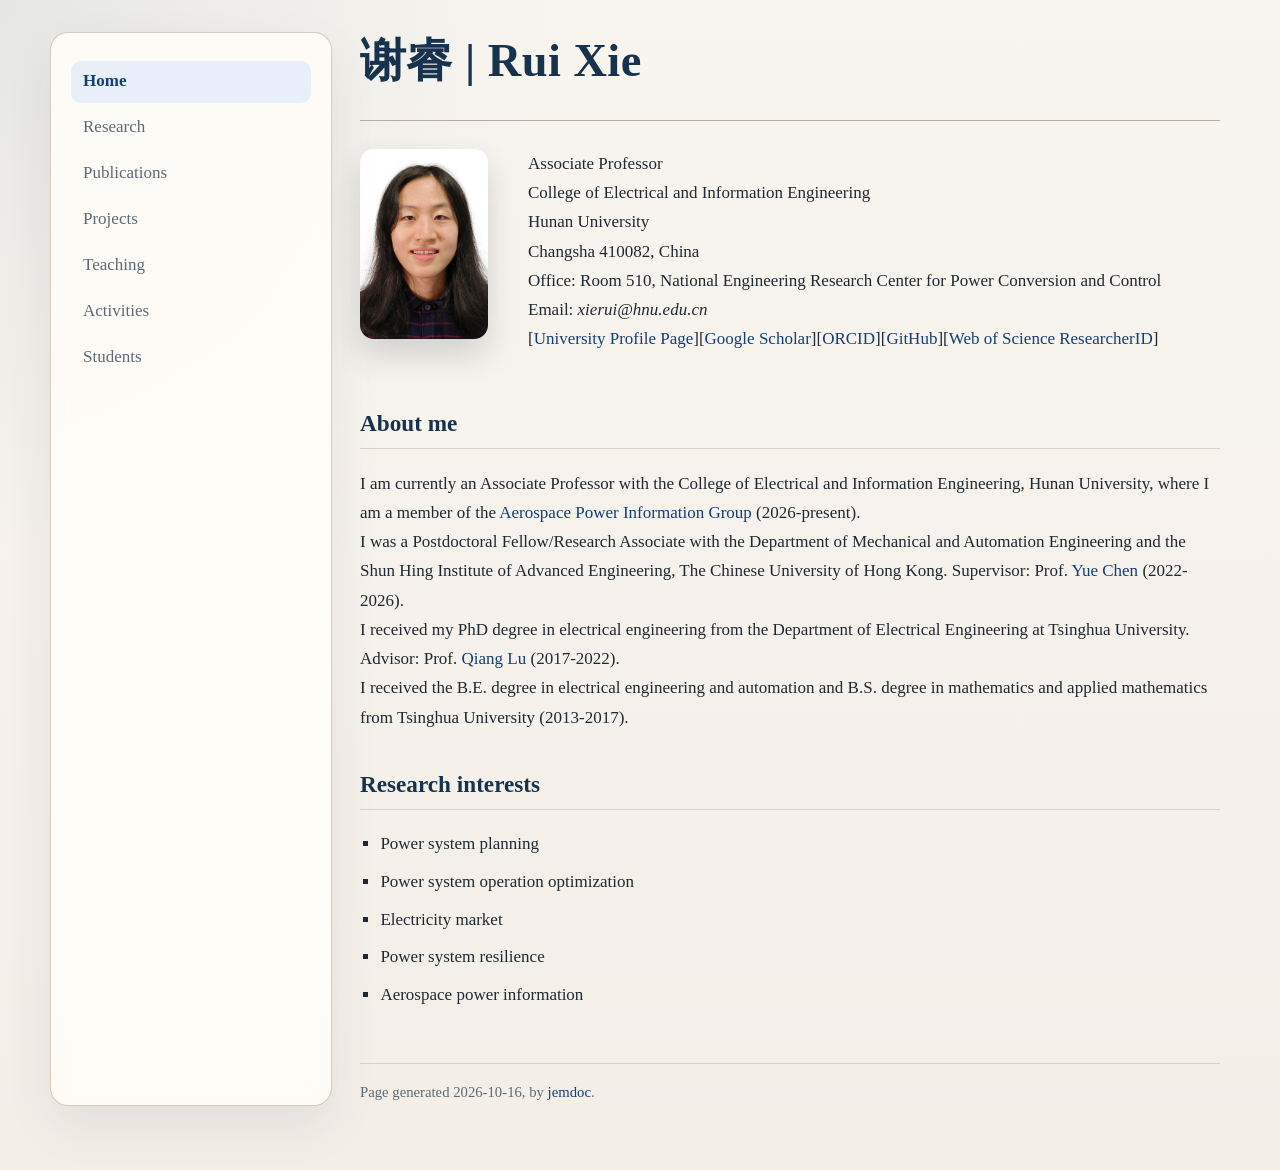
<file: index.html>
<!DOCTYPE html PUBLIC "-//W3C//DTD XHTML 1.1//EN"
  "http://www.w3.org/TR/xhtml11/DTD/xhtml11.dtd">
<html xmlns="http://www.w3.org/1999/xhtml" xml:lang="en">
<head>
<meta name="generator" content="jemdoc, see http://jemdoc.jaboc.net/" />
<meta http-equiv="Content-Type" content="text/html;charset=utf-8" />
<meta name="viewport" content="width=device-width, initial-scale=1" />
<link rel="stylesheet" href="jemdoc.css" type="text/css" />
<title>谢睿 | Rui Xie</title>
</head>
<body>
<table summary="Table for page layout." id="tlayout">
<tr valign="top">
<td id="layout-menu">
<div class="menu-item"><a href="index.html" class="current">Home</a></div>
<div class="menu-item"><a href="research.html">Research</a></div>
<div class="menu-item"><a href="publications.html">Publications</a></div>
<div class="menu-item"><a href="projects.html">Projects</a></div>
<div class="menu-item"><a href="teaching.html">Teaching</a></div>
<div class="menu-item"><a href="activities.html">Activities</a></div>
<div class="menu-item"><a href="students.html">Students</a></div>
</td>
<td id="layout-content">
<div id="toptitle">
<h1>谢睿 | Rui Xie</h1>
<div id="subtitle"></div>
</div>
<table class="imgtable"><tr><td>
<img src="./file/Xie.jpg" alt="portrait" width="100px" />&nbsp;</td>
<td align="left"><p>Associate Professor<br />
College of Electrical and Information Engineering<br />
Hunan University<br />
Changsha 410082, China<br />

Office: Room 510, National Engineering Research Center for Power Conversion and Control<br />
Email: <i>xierui@hnu.edu.cn</i><br />
[<a href="https://eeit.hnu.edu.cn/info/2190/10958.htm">University Profile Page</a>][<a href="https://scholar.google.com/citations?hl=en&amp;user=zTjwW2kAAAAJ">Google Scholar</a>][<a href="https://orcid.org/0000-0001-9337-0841">ORCID</a>][<a href="https://github.com/xieruijx">GitHub</a>][<a href="https://www.webofscience.com/wos/author/record/GWY-8852-2022">Web of Science ResearcherID</a>]<br /></p>
</td></tr></table>
<h2>About me</h2>
<p>I am currently an Associate Professor with the College of Electrical and Information Engineering, Hunan University, where I am a member of the <a href="https://theapi.space">Aerospace Power Information Group</a> (2026-present).<br />
I was a Postdoctoral Fellow/Research Associate with the Department of Mechanical and Automation Engineering and the Shun Hing Institute of Advanced Engineering, The Chinese University of Hong Kong. Supervisor: Prof. <a href="https://sites.google.com/view/academicyuechen/home">Yue Chen</a> (2022-2026).<br />
I received my PhD degree in electrical engineering from the Department of Electrical Engineering at Tsinghua University. Advisor: Prof. <a href="https://luqiang.eea.tsinghua.edu.cn/">Qiang Lu</a> (2017-2022).<br />
I received the B.E. degree in electrical engineering and automation and B.S. degree in mathematics and applied mathematics from Tsinghua University (2013-2017).<br />
</p>
<h2>Research interests</h2>
<ul>
<li><p>Power system planning</p>
</li>
<li><p>Power system operation optimization</p>
</li>
<li><p>Electricity market</p>
</li>
<li><p>Power system resilience</p>
</li>
<li><p>Aerospace power information</p>
</li>
</ul>
<div id="footer">
<div id="footer-text">
Page generated 2026-10-16, by <a href="http://jemdoc.jaboc.net/">jemdoc</a>.
</div>
</div>
</td>
</tr>
</table>
</body>
</html>
</file>
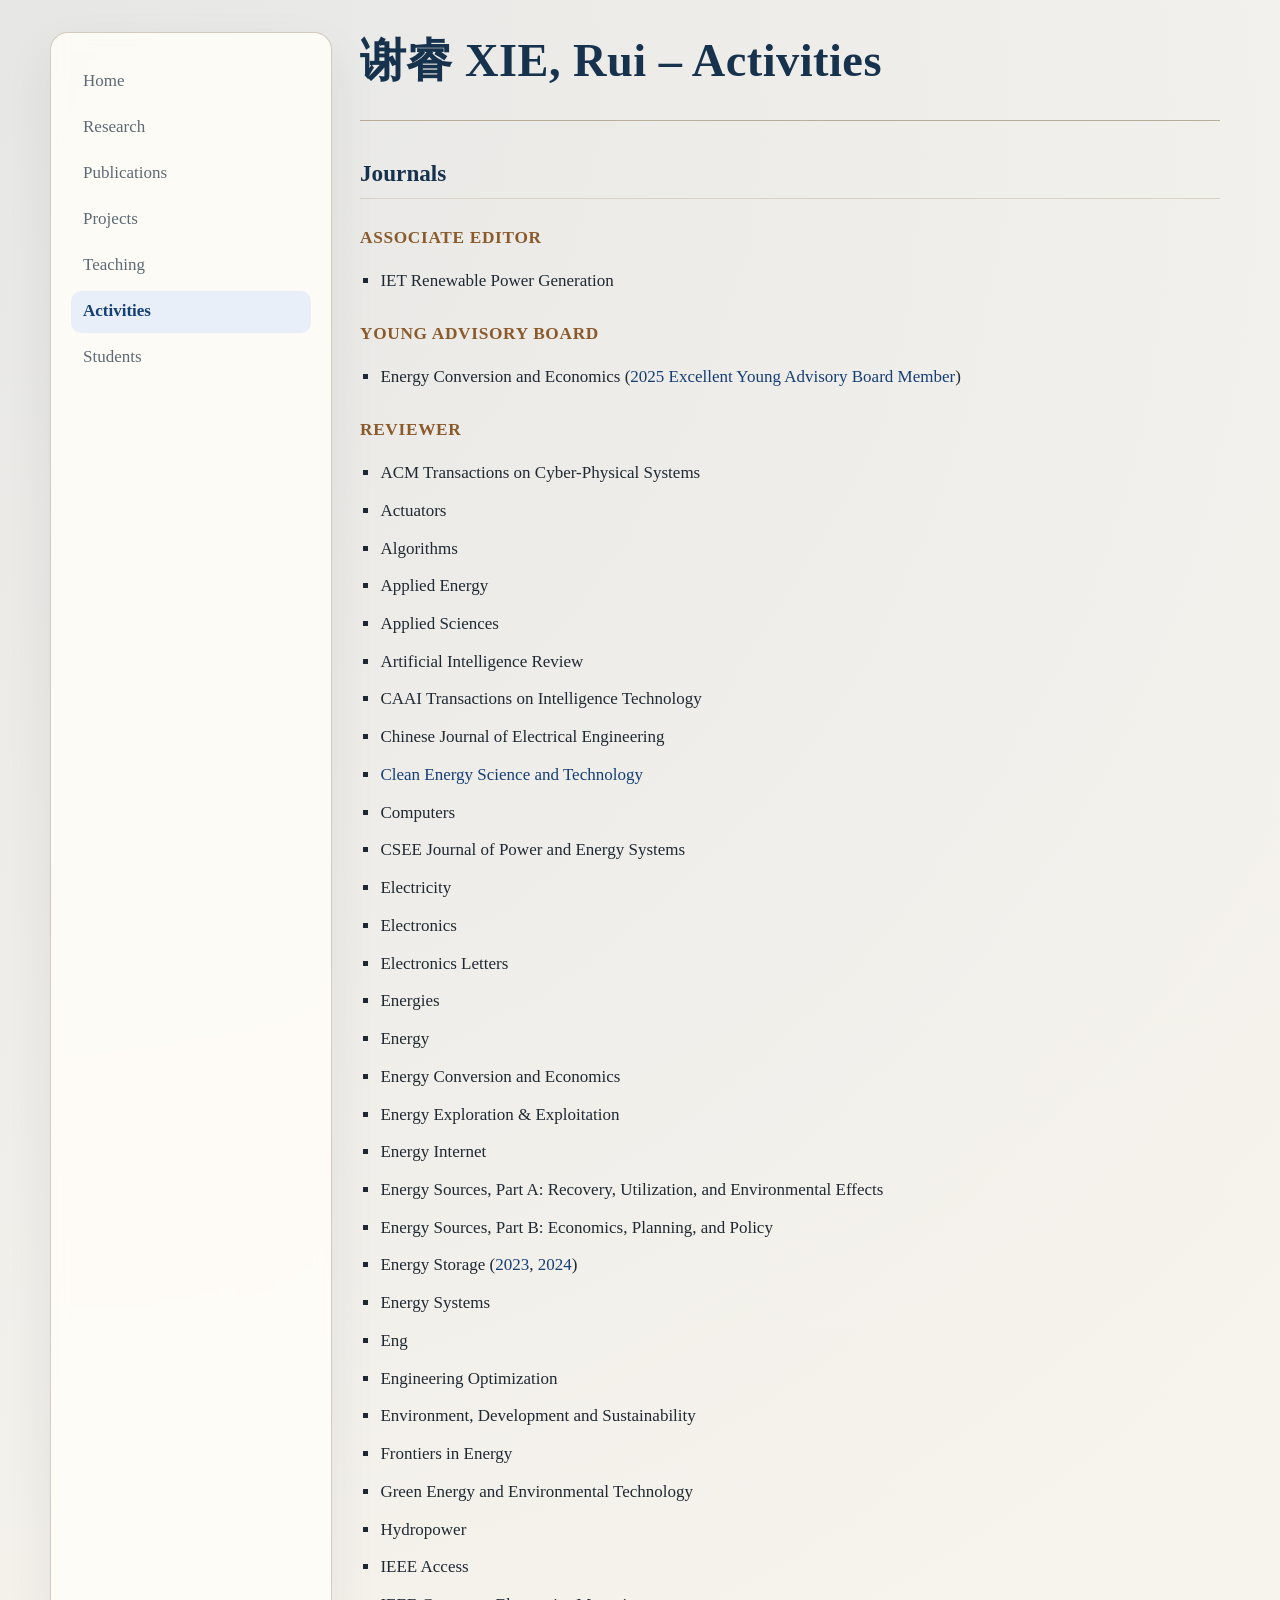
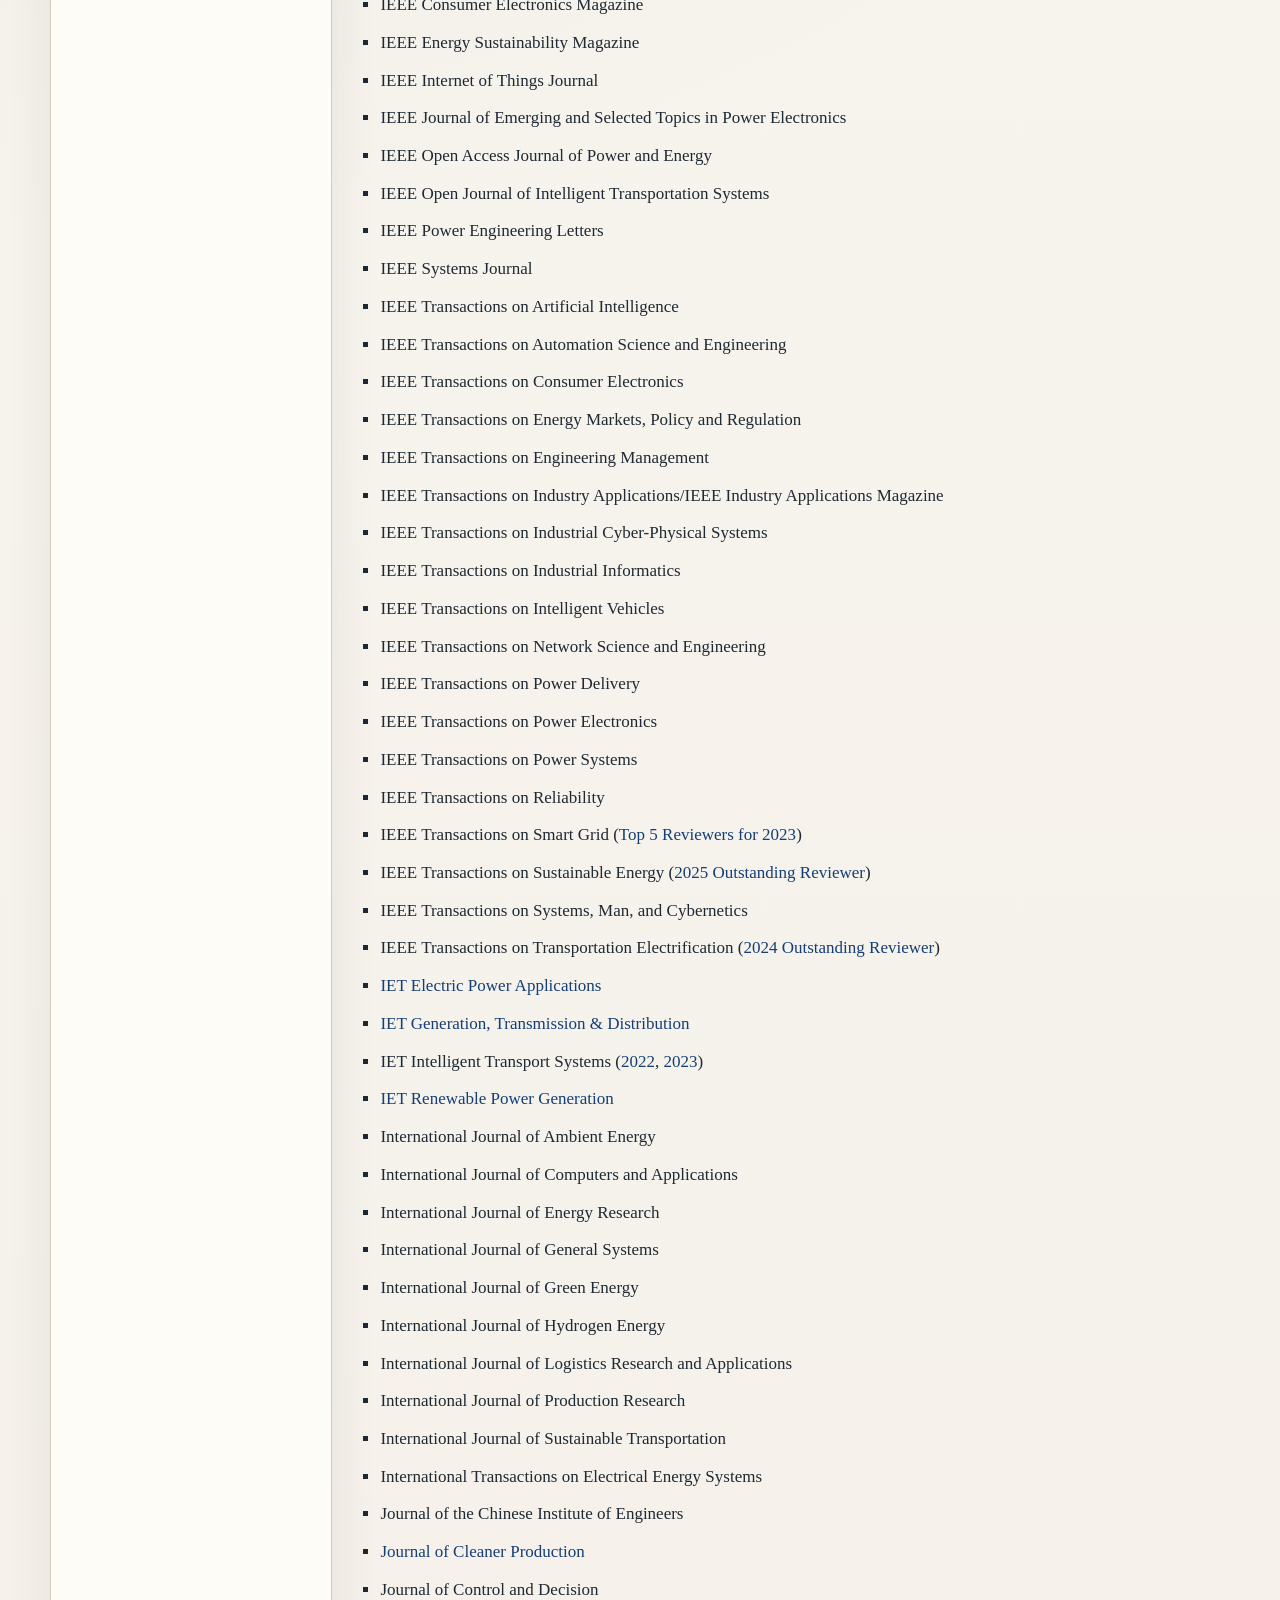
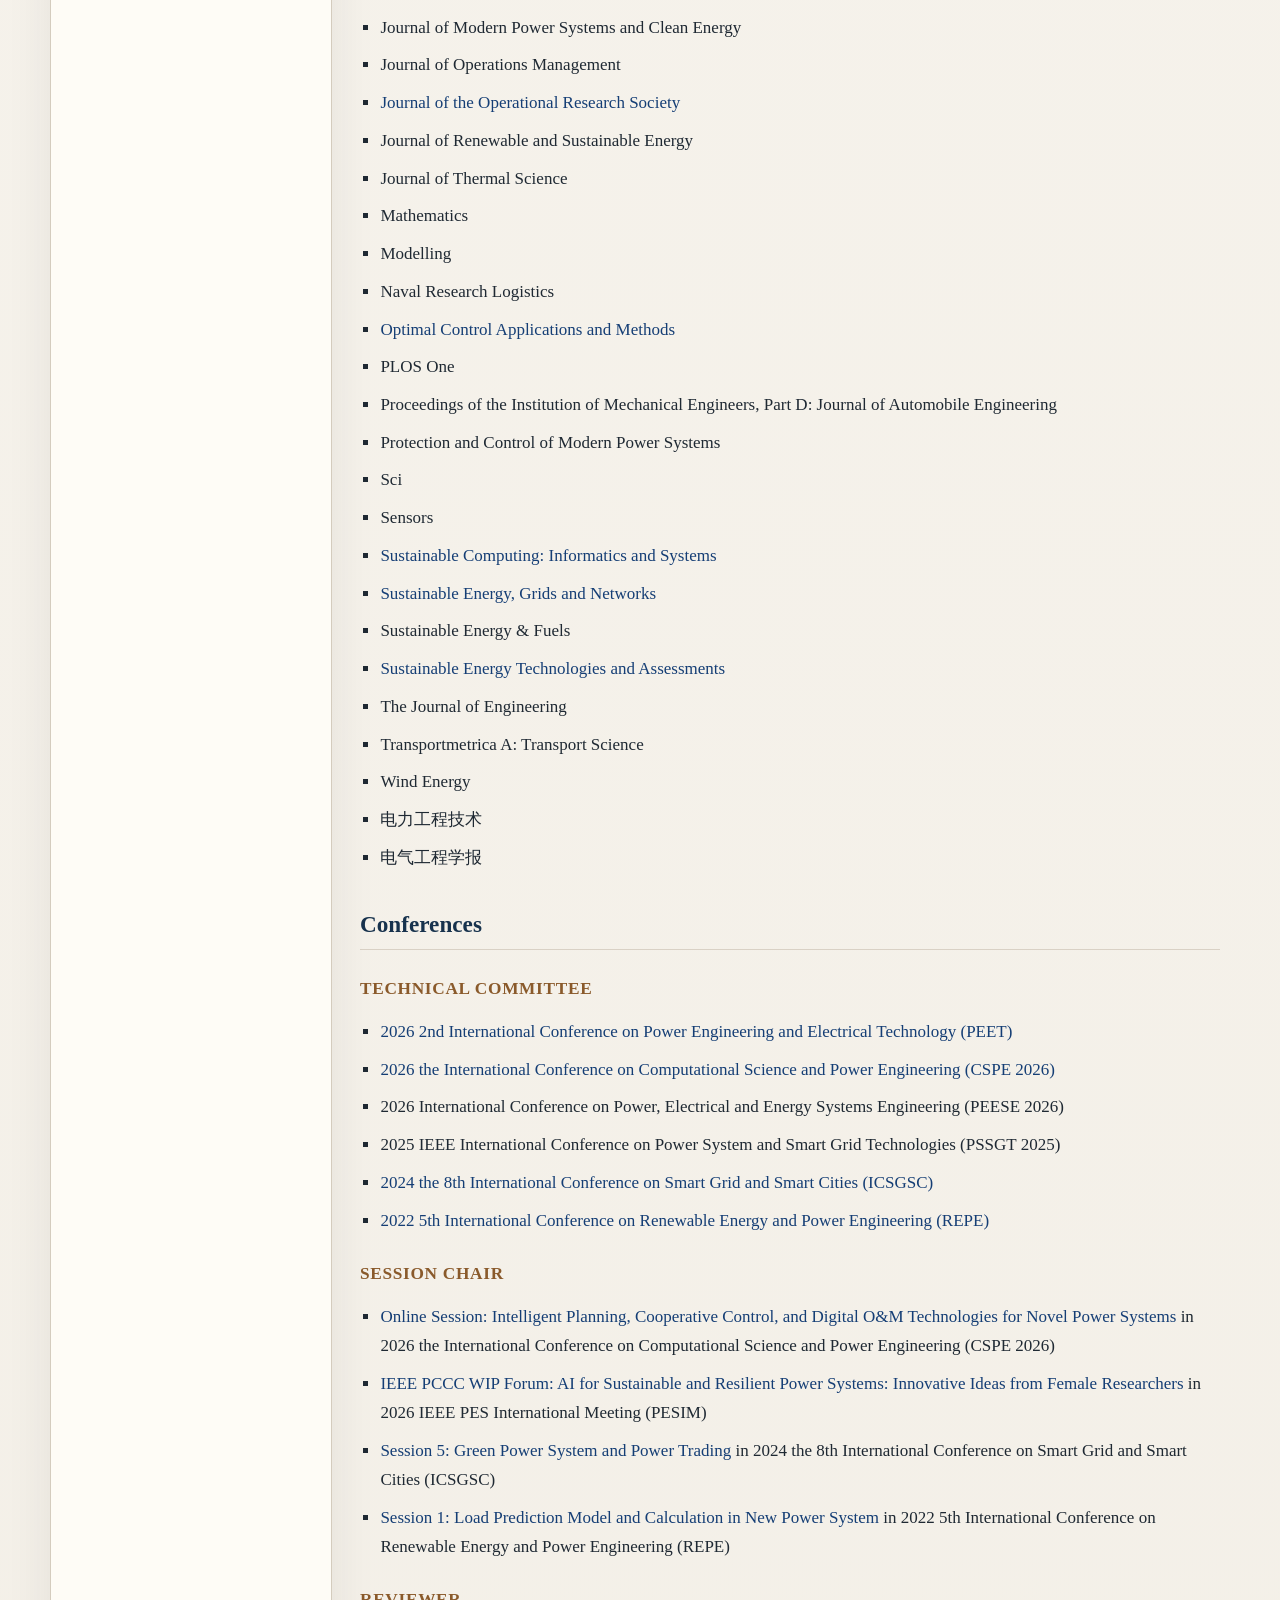
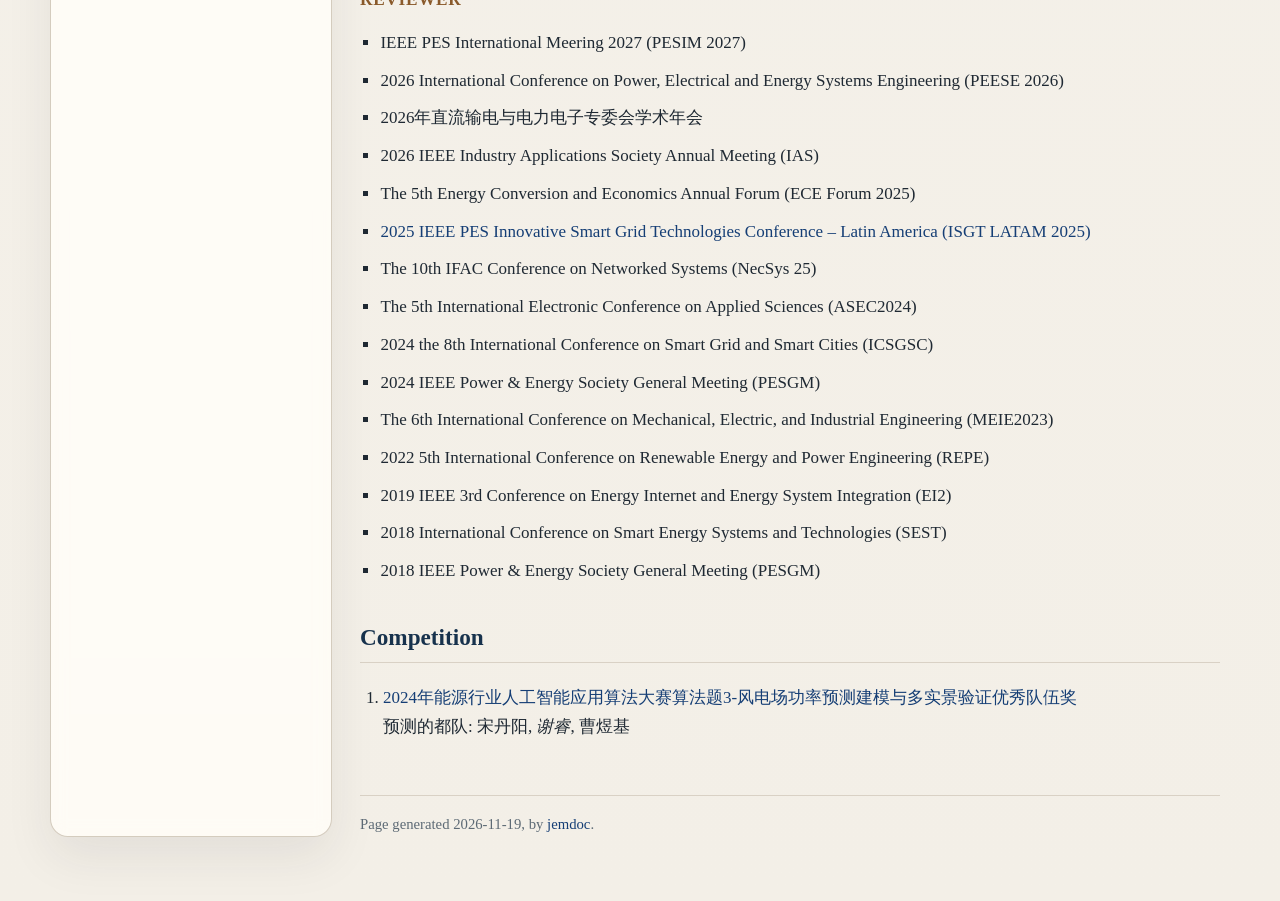
<file: activities.html>
<!DOCTYPE html PUBLIC "-//W3C//DTD XHTML 1.1//EN"
  "http://www.w3.org/TR/xhtml11/DTD/xhtml11.dtd">
<html xmlns="http://www.w3.org/1999/xhtml" xml:lang="en">
<head>
<meta name="generator" content="jemdoc, see http://jemdoc.jaboc.net/" />
<meta http-equiv="Content-Type" content="text/html;charset=utf-8" />
<meta name="viewport" content="width=device-width, initial-scale=1" />
<link rel="stylesheet" href="jemdoc.css" type="text/css" />
<title>谢睿 XIE, Rui &ndash; Activities</title>
</head>
<body>
<table summary="Table for page layout." id="tlayout">
<tr valign="top">
<td id="layout-menu">
<div class="menu-item"><a href="index.html">Home</a></div>
<div class="menu-item"><a href="research.html">Research</a></div>
<div class="menu-item"><a href="publications.html">Publications</a></div>
<div class="menu-item"><a href="projects.html">Projects</a></div>
<div class="menu-item"><a href="teaching.html">Teaching</a></div>
<div class="menu-item"><a href="activities.html" class="current">Activities</a></div>
<div class="menu-item"><a href="students.html">Students</a></div>
</td>
<td id="layout-content">
<div id="toptitle">
<h1>谢睿 XIE, Rui &ndash; Activities</h1>
<div id="subtitle"></div>
</div>
<h2>Journals</h2>
<h3>Associate Editor</h3>
<ul>
<li><p>IET Renewable Power Generation
</p>
</li>
</ul>
<h3>Young Advisory Board</h3>
<ul>
<li><p>Energy Conversion and Economics (<a href="./file/ECE_Young.pdf">2025 Excellent Young Advisory Board Member</a>)
</p>
</li>
</ul>
<h3>Reviewer</h3>
<ul>
<li><p>ACM Transactions on Cyber-Physical Systems</p>
</li>
<li><p>Actuators</p>
</li>
<li><p>Algorithms</p>
</li>
<li><p>Applied Energy</p>
</li>
<li><p>Applied Sciences</p>
</li>
<li><p>Artificial Intelligence Review</p>
</li>
<li><p>CAAI Transactions on Intelligence Technology</p>
</li>
<li><p>Chinese Journal of Electrical Engineering</p>
</li>
<li><p><a href="./file/REVIEW-CERTIFICATE-CEST-591.pdf">Clean Energy Science and Technology</a></p>
</li>
<li><p>Computers</p>
</li>
<li><p>CSEE Journal of Power and Energy Systems</p>
</li>
<li><p>Electricity</p>
</li>
<li><p>Electronics</p>
</li>
<li><p>Electronics Letters</p>
</li>
<li><p>Energies</p>
</li>
<li><p>Energy</p>
</li>
<li><p>Energy Conversion and Economics</p>
</li>
<li><p>Energy Exploration &amp; Exploitation</p>
</li>
<li><p>Energy Internet</p>
</li>
<li><p>Energy Sources, Part A: Recovery, Utilization, and Environmental Effects</p>
</li>
<li><p>Energy Sources, Part B: Economics, Planning, and Policy</p>
</li>
<li><p>Energy Storage (<a href="./file/EST2_Reviewer_Certificate_2023.pdf">2023</a>, <a href="./file/EST2_Reviewer_Certificate_2024.pdf">2024</a>)</p>
</li>
<li><p>Energy Systems</p>
</li>
<li><p>Eng</p>
</li>
<li><p>Engineering Optimization</p>
</li>
<li><p>Environment, Development and Sustainability</p>
</li>
<li><p>Frontiers in Energy</p>
</li>
<li><p>Green Energy and Environmental Technology</p>
</li>
<li><p>Hydropower</p>
</li>
<li><p>IEEE Access</p>
</li>
<li><p>IEEE Consumer Electronics Magazine</p>
</li>
<li><p>IEEE Energy Sustainability Magazine</p>
</li>
<li><p>IEEE Internet of Things Journal</p>
</li>
<li><p>IEEE Journal of Emerging and Selected Topics in Power Electronics</p>
</li>
<li><p>IEEE Open Access Journal of Power and Energy</p>
</li>
<li><p>IEEE Open Journal of Intelligent Transportation Systems</p>
</li>
<li><p>IEEE Power Engineering Letters</p>
</li>
<li><p>IEEE Systems Journal</p>
</li>
<li><p>IEEE Transactions on Artificial Intelligence</p>
</li>
<li><p>IEEE Transactions on Automation Science and Engineering</p>
</li>
<li><p>IEEE Transactions on Consumer Electronics</p>
</li>
<li><p>IEEE Transactions on Energy Markets, Policy and Regulation</p>
</li>
<li><p>IEEE Transactions on Engineering Management</p>
</li>
<li><p>IEEE Transactions on Industry Applications/IEEE Industry Applications Magazine</p>
</li>
<li><p>IEEE Transactions on Industrial Cyber-Physical Systems</p>
</li>
<li><p>IEEE Transactions on Industrial Informatics</p>
</li>
<li><p>IEEE Transactions on Intelligent Vehicles</p>
</li>
<li><p>IEEE Transactions on Network Science and Engineering</p>
</li>
<li><p>IEEE Transactions on Power Delivery</p>
</li>
<li><p>IEEE Transactions on Power Electronics</p>
</li>
<li><p>IEEE Transactions on Power Systems</p>
</li>
<li><p>IEEE Transactions on Reliability</p>
</li>
<li><p>IEEE Transactions on Smart Grid (<a href="./file/TPWRS_2023Reviewer3.pdf">Top 5 Reviewers for 2023</a>)</p>
</li>
<li><p>IEEE Transactions on Sustainable Energy (<a href="./file/2025_TSTE_Outstanding_Reviewer_Certificate-Rui_Xie.pdf">2025 Outstanding Reviewer</a>)</p>
</li>
<li><p>IEEE Transactions on Systems, Man, and Cybernetics</p>
</li>
<li><p>IEEE Transactions on Transportation Electrification (<a href="./file/TTE_OutstandingReviewerRuiXie(2024).pdf">2024 Outstanding Reviewer</a>)</p>
</li>
<li><p><a href="./file/ELP2_Reviewer_Certificate_2023.pdf">IET Electric Power Applications</a></p>
</li>
<li><p><a href="./file/GTD2_Reviewer_Certificate_2023.pdf">IET Generation, Transmission &amp; Distribution</a></p>
</li>
<li><p>IET Intelligent Transport Systems (<a href="./file/ITR2_Reviewer_Certificate.pdf">2022</a>, <a href="./file/ITR2_Reviewer_Certificate_2023.pdf">2023</a>)</p>
</li>
<li><p><a href="./file/RPG2_Reviewer_Certificate_2023.pdf">IET Renewable Power Generation</a></p>
</li>
<li><p>International Journal of Ambient Energy</p>
</li>
<li><p>International Journal of Computers and Applications</p>
</li>
<li><p>International Journal of Energy Research</p>
</li>
<li><p>International Journal of General Systems</p>
</li>
<li><p>International Journal of Green Energy</p>
</li>
<li><p>International Journal of Hydrogen Energy</p>
</li>
<li><p>International Journal of Logistics Research and Applications</p>
</li>
<li><p>International Journal of Production Research</p>
</li>
<li><p>International Journal of Sustainable Transportation</p>
</li>
<li><p>International Transactions on Electrical Energy Systems</p>
</li>
<li><p>Journal of the Chinese Institute of Engineers</p>
</li>
<li><p><a href="./file/Certificate_JCLP_Recognised.pdf">Journal of Cleaner Production</a></p>
</li>
<li><p>Journal of Control and Decision</p>
</li>
<li><p>Journal of Modern Power Systems and Clean Energy</p>
</li>
<li><p>Journal of Operations Management</p>
</li>
<li><p><a href="./file/JORS.pdf">Journal of the Operational Research Society</a></p>
</li>
<li><p>Journal of Renewable and Sustainable Energy</p>
</li>
<li><p>Journal of Thermal Science</p>
</li>
<li><p>Mathematics</p>
</li>
<li><p>Modelling</p>
</li>
<li><p>Naval Research Logistics</p>
</li>
<li><p><a href="./file/OCA_Reviewer_Certificate_2024.pdf">Optimal Control Applications and Methods</a></p>
</li>
<li><p>PLOS One</p>
</li>
<li><p>Proceedings of the Institution of Mechanical Engineers, Part D: Journal of Automobile Engineering</p>
</li>
<li><p>Protection and Control of Modern Power Systems</p>
</li>
<li><p>Sci</p>
</li>
<li><p>Sensors</p>
</li>
<li><p><a href="./file/Certificate_SUSCOM_Recognised.pdf">Sustainable Computing: Informatics and Systems</a></p>
</li>
<li><p><a href="./file/Certificate_SEGAN_Recognised.pdf">Sustainable Energy, Grids and Networks</a></p>
</li>
<li><p>Sustainable Energy &amp; Fuels</p>
</li>
<li><p><a href="./file/Certificate_SETA_Recognised.pdf">Sustainable Energy Technologies and Assessments</a></p>
</li>
<li><p>The Journal of Engineering</p>
</li>
<li><p>Transportmetrica A: Transport Science</p>
</li>
<li><p>Wind Energy</p>
</li>
<li><p>电力工程技术</p>
</li>
<li><p>电气工程学报
</p>
</li>
</ul>
<h2>Conferences</h2>
<h3>Technical Committee</h3>
<ul>
<li><p><a href="./file/PEET2026.pdf">2026 2nd International Conference on Power Engineering and Electrical Technology (PEET)</a></p>
</li>
<li><p><a href="./file/CSPE2026-TC.pdf">2026 the International Conference on Computational Science and Power Engineering (CSPE 2026)</a></p>
</li>
<li><p>2026 International Conference on Power, Electrical and Energy Systems Engineering (PEESE 2026)</p>
</li>
<li><p>2025 IEEE International Conference on Power System and Smart Grid Technologies (PSSGT 2025)</p>
</li>
<li><p><a href="./file/ICSGSC.pdf">2024 the 8th International Conference on Smart Grid and Smart Cities (ICSGSC)</a></p>
</li>
<li><p><a href="./file/Technical_Committee-RuiXie.pdf">2022 5th International Conference on Renewable Energy and Power Engineering (REPE)</a></p>
</li>
</ul>
<h3>Session Chair</h3>
<ul>
<li><p><a href="./file/CSPE2026.pdf">Online Session: Intelligent Planning, Cooperative Control, and Digital O&amp;M Technologies for Novel Power Systems</a> in 2026 the International Conference on Computational Science and Power Engineering (CSPE 2026)</p>
</li>
<li><p><a href="./file/PESIM.pdf">IEEE PCCC WIP Forum: AI for Sustainable and Resilient Power Systems: Innovative Ideas from Female Researchers</a> in 2026 IEEE PES International Meeting (PESIM)</p>
</li>
<li><p><a href="./file/SC-Dr.RuiXie.pdf">Session 5: Green Power System and Power Trading</a> in 2024 the 8th International Conference on Smart Grid and Smart Cities (ICSGSC)</p>
</li>
<li><p><a href="./file/Session_Chair-RuiXie.pdf">Session 1: Load Prediction Model and Calculation in New Power System</a> in 2022 5th International Conference on Renewable Energy and Power Engineering (REPE)</p>
</li>
</ul>
<h3>Reviewer</h3>
<ul>
<li><p>IEEE PES International Meering 2027 (PESIM 2027)</p>
</li>
<li><p>2026 International Conference on Power, Electrical and Energy Systems Engineering (PEESE 2026)</p>
</li>
<li><p>2026年直流输电与电力电子专委会学术年会</p>
</li>
<li><p>2026 IEEE Industry Applications Society Annual Meeting (IAS)</p>
</li>
<li><p>The 5th Energy Conversion and Economics Annual Forum (ECE Forum 2025)</p>
</li>
<li><p><a href="./file/ISGT-LATAM2025.pdf">2025 IEEE PES Innovative Smart Grid Technologies Conference – Latin America (ISGT LATAM 2025)</a></p>
</li>
<li><p>The 10th IFAC Conference on Networked Systems (NecSys 25)</p>
</li>
<li><p>The 5th International Electronic Conference on Applied Sciences (ASEC2024)</p>
</li>
<li><p>2024 the 8th International Conference on Smart Grid and Smart Cities (ICSGSC)</p>
</li>
<li><p>2024 IEEE Power &amp; Energy Society General Meeting (PESGM)</p>
</li>
<li><p>The 6th International Conference on Mechanical, Electric, and Industrial Engineering (MEIE2023)</p>
</li>
<li><p>2022 5th International Conference on Renewable Energy and Power Engineering (REPE)</p>
</li>
<li><p>2019 IEEE 3rd Conference on Energy Internet and Energy System Integration (EI2)</p>
</li>
<li><p>2018 International Conference on Smart Energy Systems and Technologies (SEST)</p>
</li>
<li><p>2018 IEEE Power &amp; Energy Society General Meeting (PESGM)
</p>
</li>
</ul>
<h2>Competition</h2>
<ol>
<li><p><a href="./file/WindForecast.pdf">2024年能源行业人工智能应用算法大赛算法题3-风电场功率预测建模与多实景验证优秀队伍奖</a><br />
预测的都队: 宋丹阳, <i>谢睿</i>, 曹煜基<br /></p>
</li>
</ol>
<div id="footer">
<div id="footer-text">
Page generated 2026-11-19, by <a href="http://jemdoc.jaboc.net/">jemdoc</a>.
</div>
</div>
</td>
</tr>
</table>
</body>
</html>
</file>
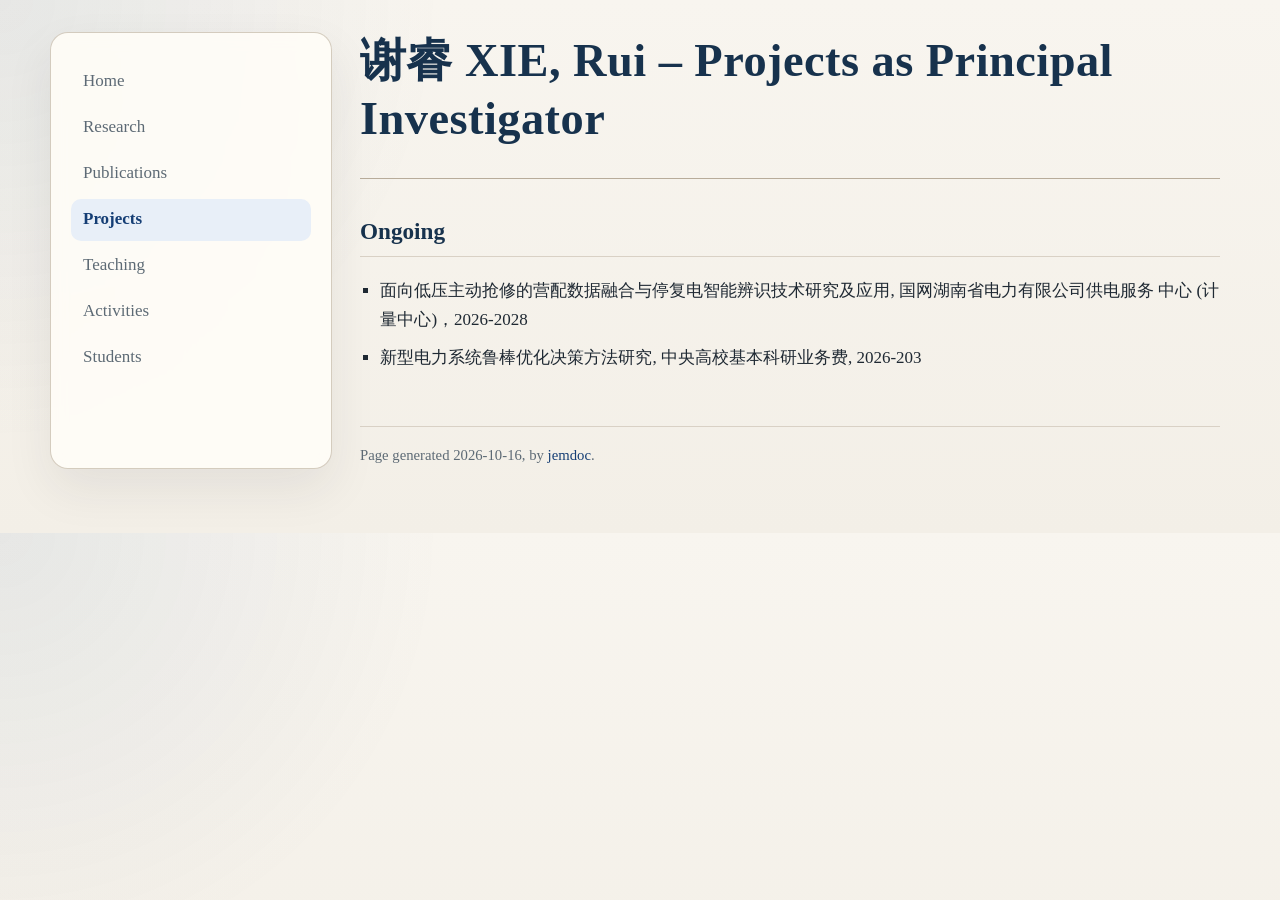
<file: projects.html>
<!DOCTYPE html PUBLIC "-//W3C//DTD XHTML 1.1//EN"
  "http://www.w3.org/TR/xhtml11/DTD/xhtml11.dtd">
<html xmlns="http://www.w3.org/1999/xhtml" xml:lang="en">
<head>
<meta name="generator" content="jemdoc, see http://jemdoc.jaboc.net/" />
<meta http-equiv="Content-Type" content="text/html;charset=utf-8" />
<meta name="viewport" content="width=device-width, initial-scale=1" />
<link rel="stylesheet" href="jemdoc.css" type="text/css" />
<title>谢睿 XIE, Rui &ndash; Projects as Principal Investigator</title>
</head>
<body>
<table summary="Table for page layout." id="tlayout">
<tr valign="top">
<td id="layout-menu">
<div class="menu-item"><a href="index.html">Home</a></div>
<div class="menu-item"><a href="research.html">Research</a></div>
<div class="menu-item"><a href="publications.html">Publications</a></div>
<div class="menu-item"><a href="projects.html" class="current">Projects</a></div>
<div class="menu-item"><a href="teaching.html">Teaching</a></div>
<div class="menu-item"><a href="activities.html">Activities</a></div>
<div class="menu-item"><a href="students.html">Students</a></div>
</td>
<td id="layout-content">
<div id="toptitle">
<h1>谢睿 XIE, Rui &ndash; Projects as Principal Investigator</h1>
<div id="subtitle"></div>
</div>
<h2>Ongoing</h2>
<ul>
<li><p>面向低压主动抢修的营配数据融合与停复电智能辨识技术研究及应用, 国网湖南省电力有限公司供电服务
中心 (计量中心)，2026-2028</p>
</li>
<li><p>新型电力系统鲁棒优化决策方法研究, 中央高校基本科研业务费, 2026-203</p>
</li>
</ul>
<div id="footer">
<div id="footer-text">
Page generated 2026-10-16, by <a href="http://jemdoc.jaboc.net/">jemdoc</a>.
</div>
</div>
</td>
</tr>
</table>
</body>
</html>
</file>
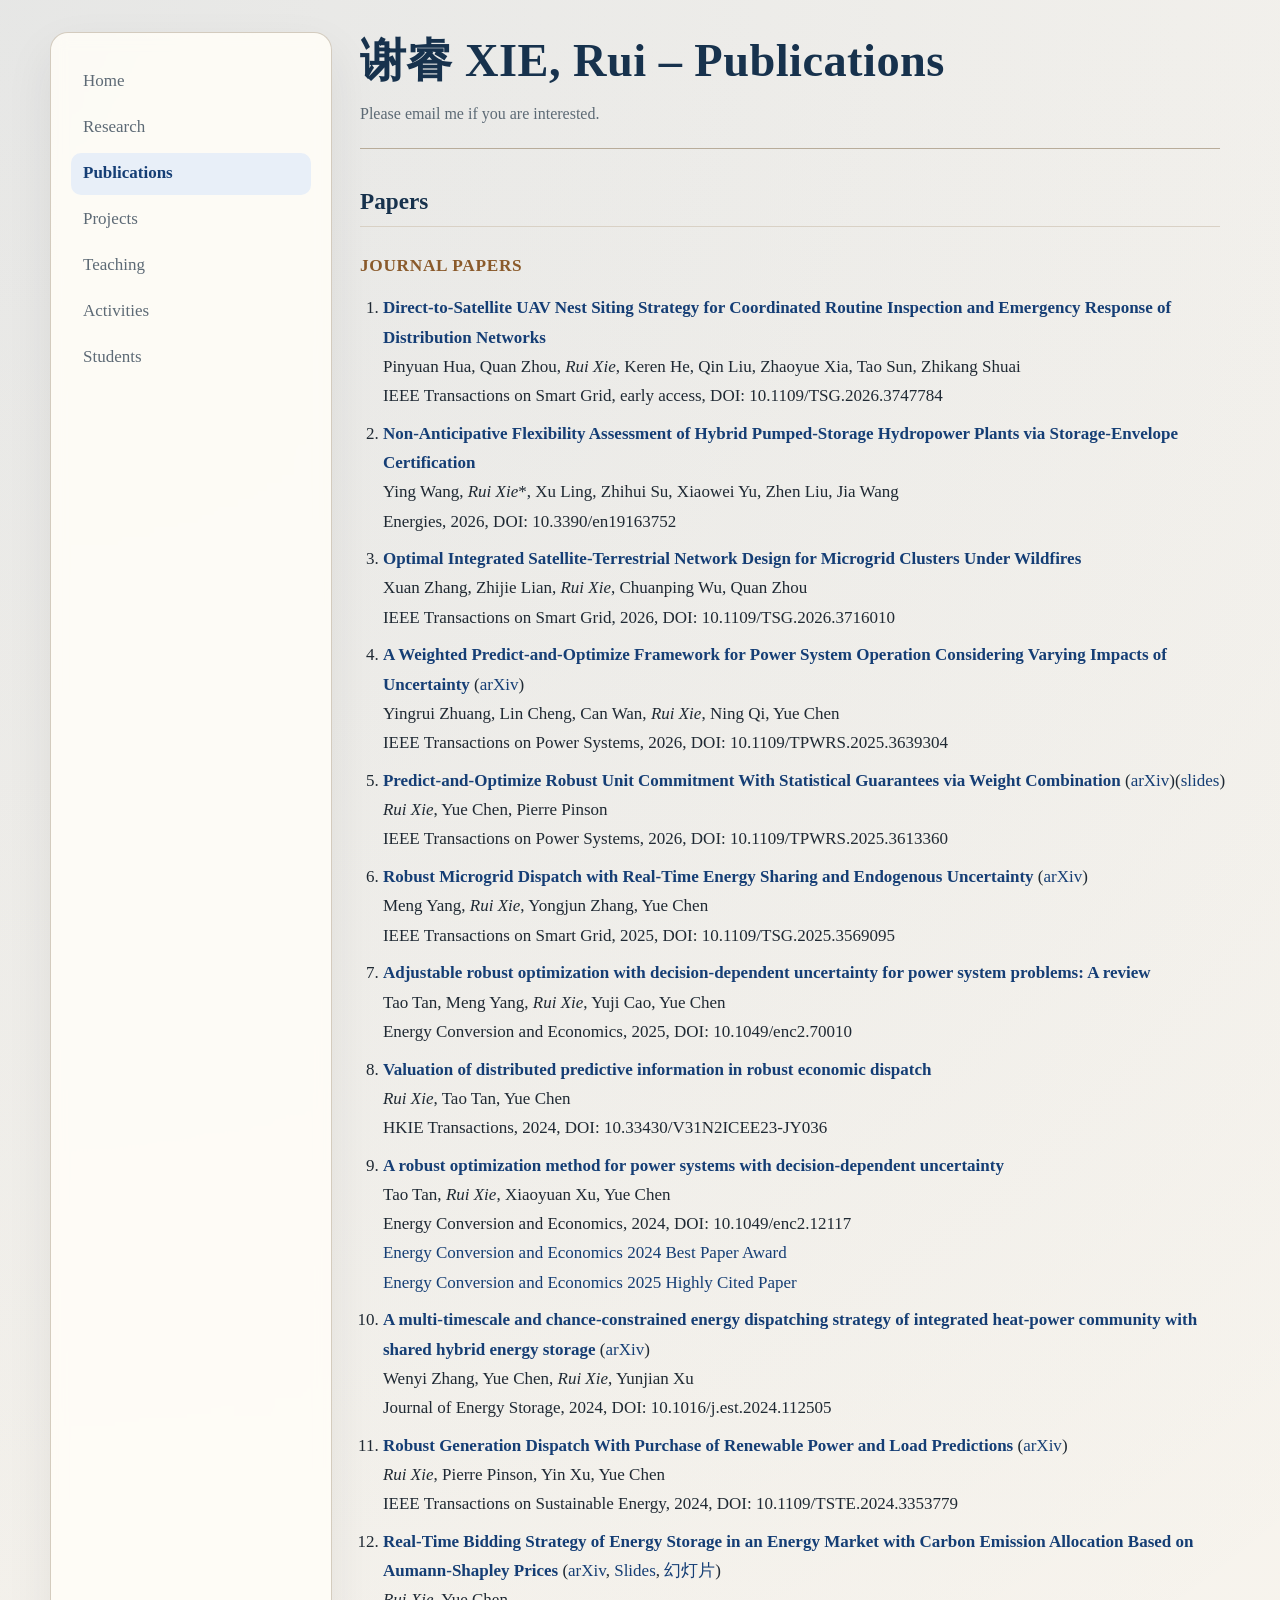
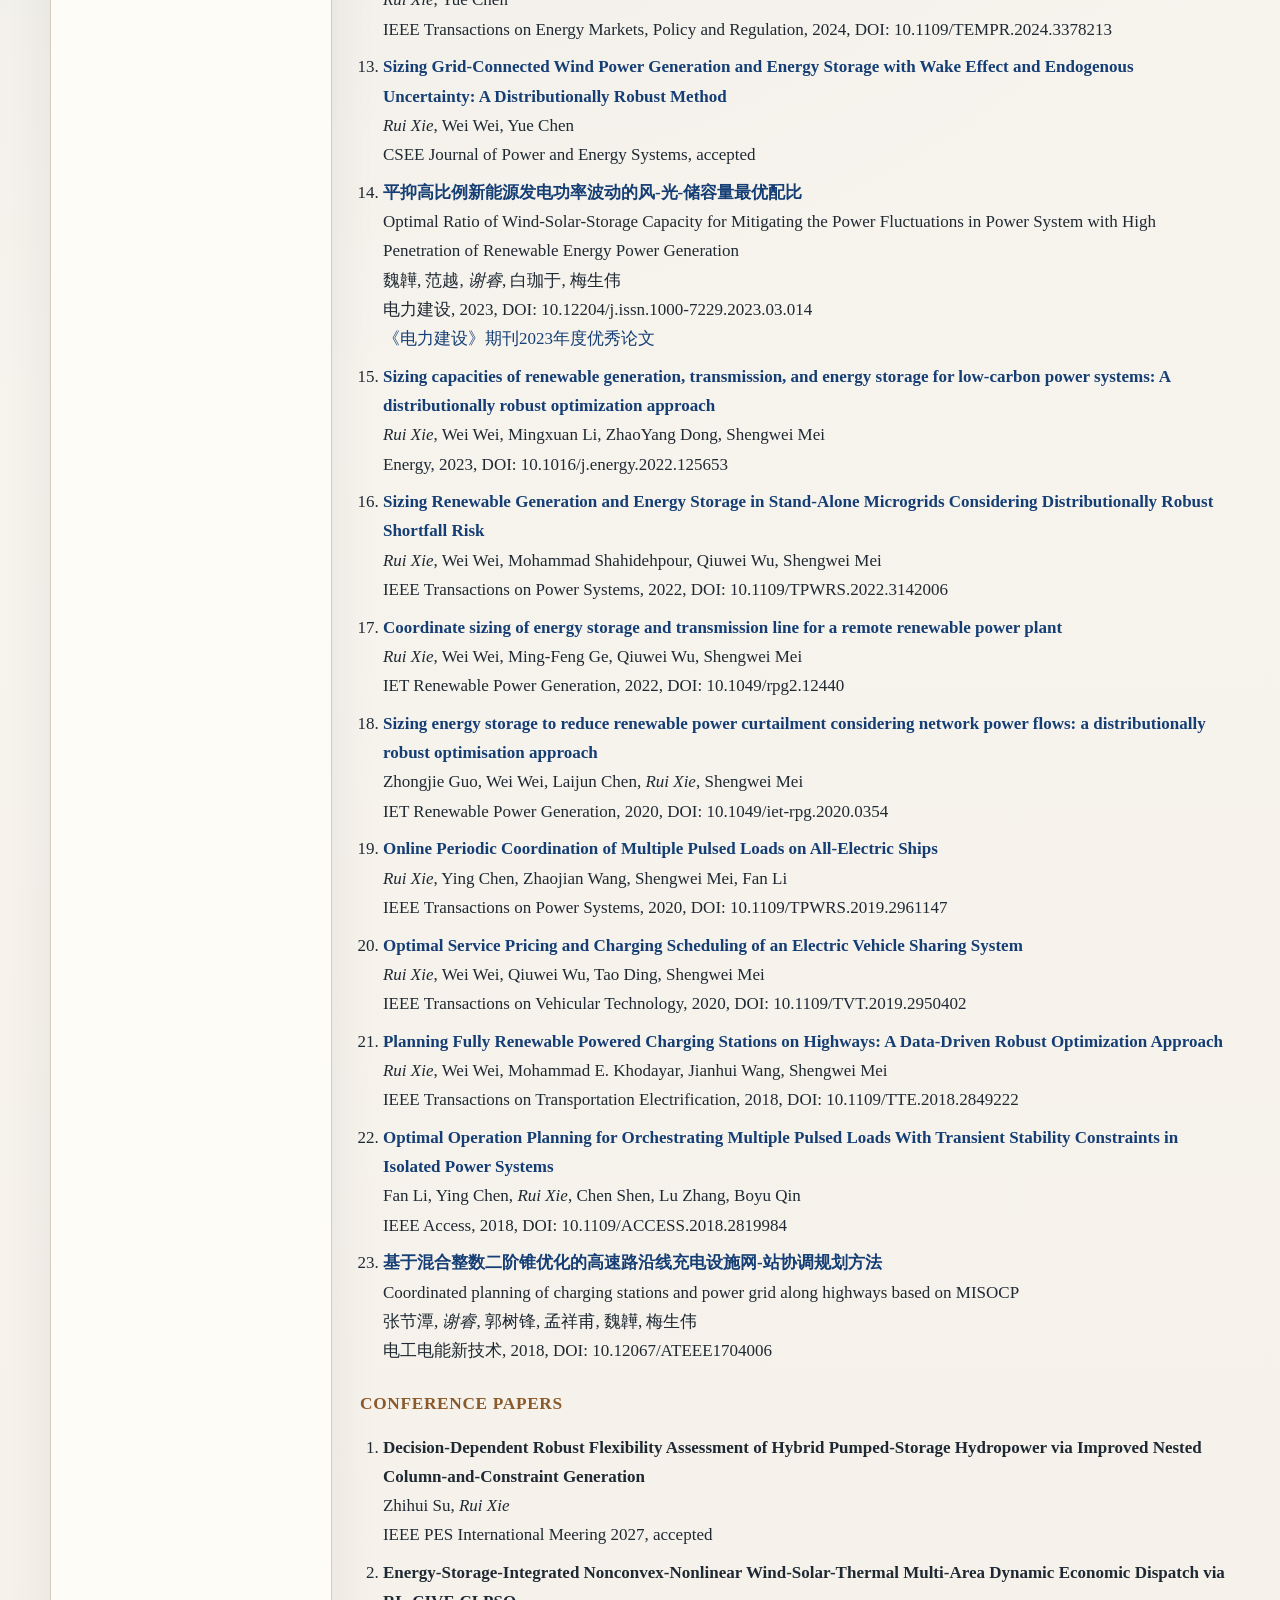
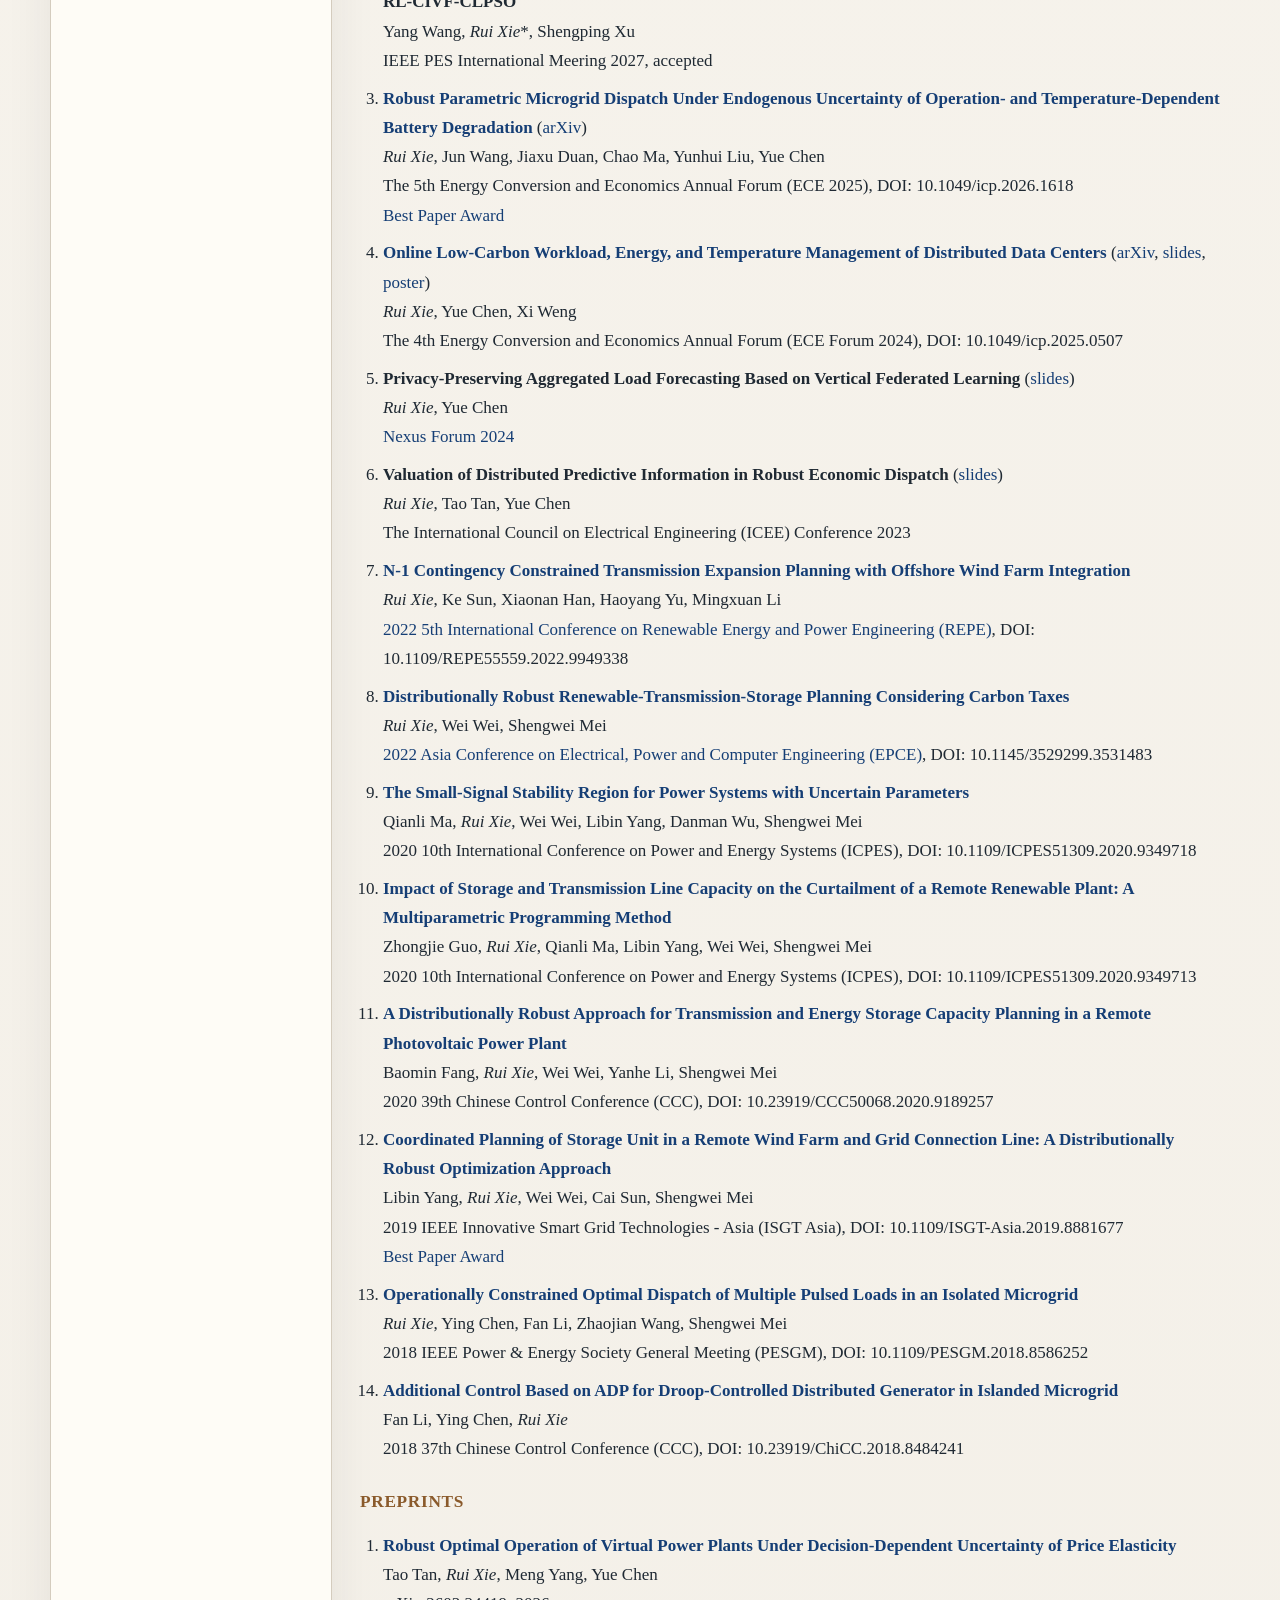
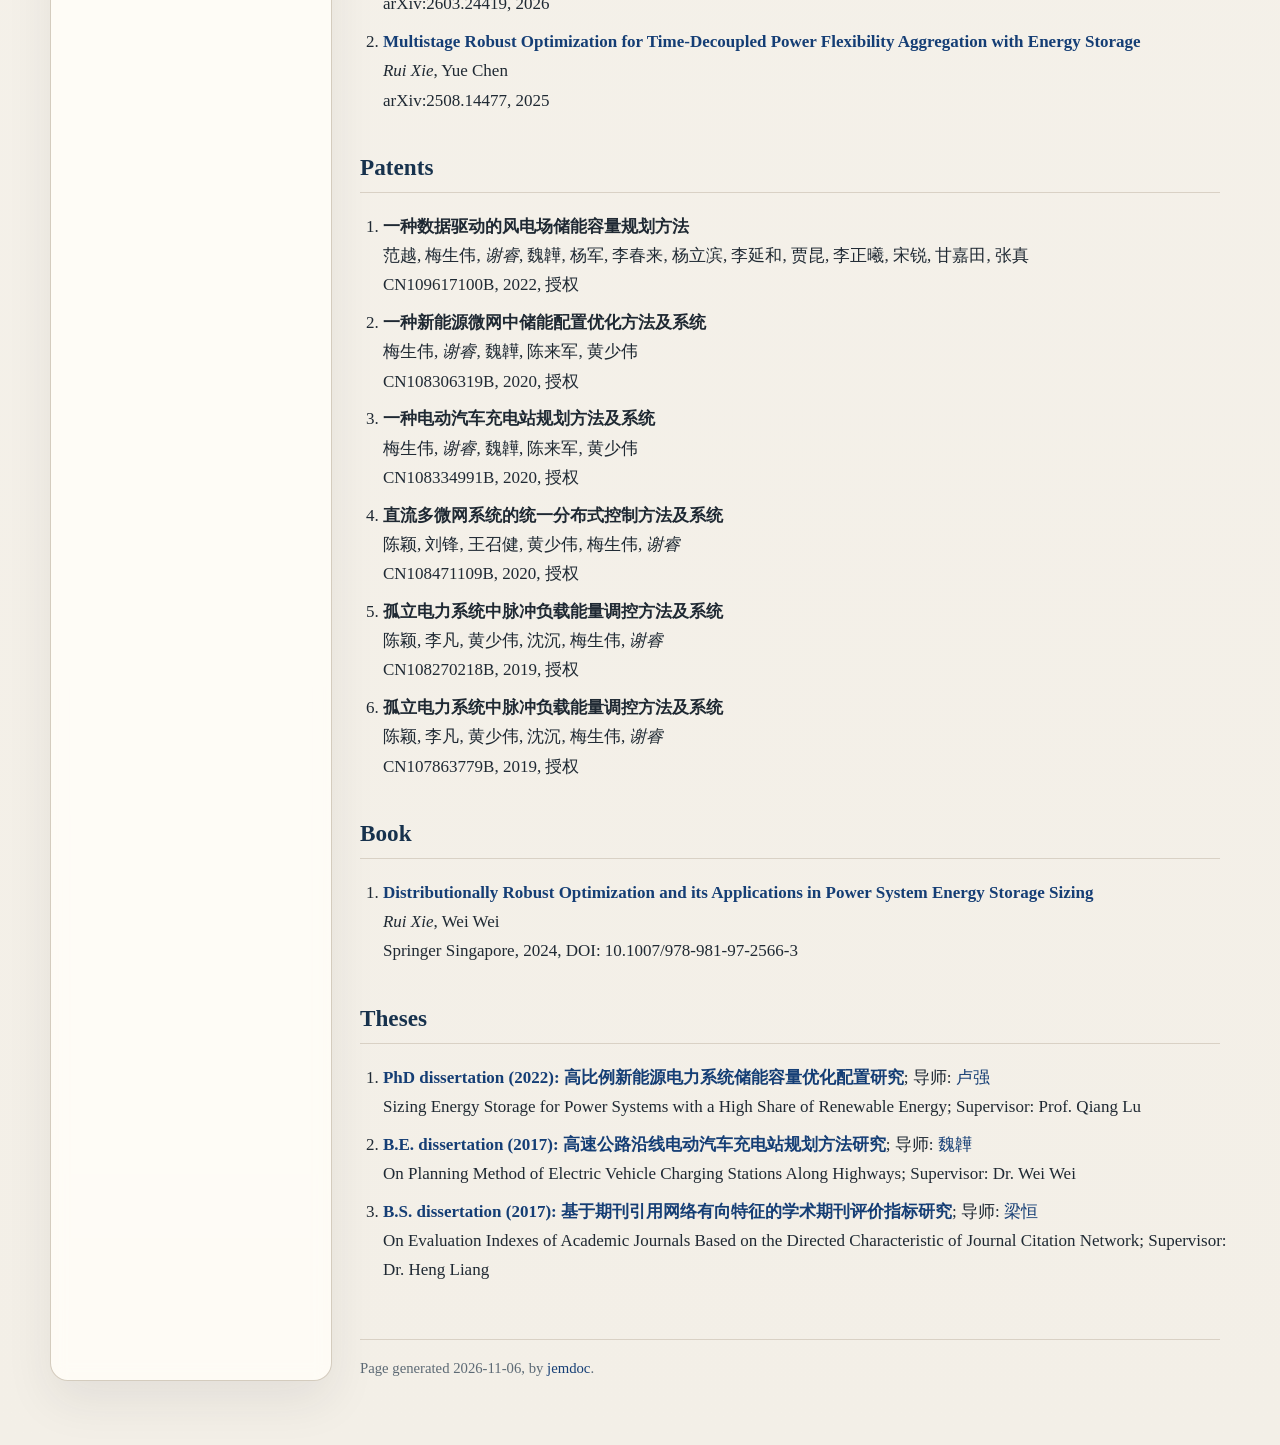
<file: publications.html>
<!DOCTYPE html PUBLIC "-//W3C//DTD XHTML 1.1//EN"
  "http://www.w3.org/TR/xhtml11/DTD/xhtml11.dtd">
<html xmlns="http://www.w3.org/1999/xhtml" xml:lang="en">
<head>
<meta name="generator" content="jemdoc, see http://jemdoc.jaboc.net/" />
<meta http-equiv="Content-Type" content="text/html;charset=utf-8" />
<meta name="viewport" content="width=device-width, initial-scale=1" />
<link rel="stylesheet" href="jemdoc.css" type="text/css" />
<title>谢睿 XIE, Rui &ndash; Publications</title>
</head>
<body>
<table summary="Table for page layout." id="tlayout">
<tr valign="top">
<td id="layout-menu">
<div class="menu-item"><a href="index.html">Home</a></div>
<div class="menu-item"><a href="research.html">Research</a></div>
<div class="menu-item"><a href="publications.html" class="current">Publications</a></div>
<div class="menu-item"><a href="projects.html">Projects</a></div>
<div class="menu-item"><a href="teaching.html">Teaching</a></div>
<div class="menu-item"><a href="activities.html">Activities</a></div>
<div class="menu-item"><a href="students.html">Students</a></div>
</td>
<td id="layout-content">
<div id="toptitle">
<h1>谢睿 XIE, Rui &ndash; Publications</h1>
<div id="subtitle">Please email me if you are interested.
</div>
</div>
<h2>Papers</h2>
<p>













</p>
<h3>Journal papers</h3>
<ol>
<li><p><a href="https://ieeexplore.ieee.org/document/11755549"><b>Direct-to-Satellite UAV Nest Siting Strategy for Coordinated Routine Inspection and Emergency Response of Distribution Networks</b></a><br /> 
Pinyuan Hua, Quan Zhou, <i>Rui Xie</i>, Keren He, Qin Liu, Zhaoyue Xia, Tao Sun, Zhikang Shuai<br /> 
IEEE Transactions on Smart Grid, early access, DOI: 10.1109/TSG.2026.3747784<br /></p>
</li>
<li><p><a href="https://www.mdpi.com/1996-1073/19/16/3752"><b>Non-Anticipative Flexibility Assessment of Hybrid Pumped-Storage Hydropower Plants via Storage-Envelope Certification</b></a><br /> 
Ying Wang, <i>Rui Xie</i>*, Xu Ling, Zhihui Su, Xiaowei Yu, Zhen Liu, Jia Wang<br /> 
Energies, 2026, DOI: 10.3390/en19163752<br /></p>
</li>
<li><p><a href="https://ieeexplore.ieee.org/document/11618545"><b>Optimal Integrated Satellite-Terrestrial Network Design for Microgrid Clusters Under Wildfires</b></a><br /> 
Xuan Zhang, Zhijie Lian, <i>Rui Xie</i>, Chuanping Wu, Quan Zhou<br /> 
IEEE Transactions on Smart Grid, 2026, DOI: 10.1109/TSG.2026.3716010<br /></p>
</li>
<li><p><a href="https://ieeexplore.ieee.org/document/11273086"><b>A Weighted Predict-and-Optimize Framework for Power System Operation Considering Varying Impacts of Uncertainty</b></a> (<a href="https://arxiv.org/abs/2503.11001">arXiv</a>)<br /> 
Yingrui Zhuang, Lin Cheng, Can Wan, <i>Rui Xie</i>, Ning Qi, Yue Chen<br /> 
IEEE Transactions on Power Systems, 2026, DOI: 10.1109/TPWRS.2025.3639304<br /></p>
</li>
<li><p><a href="https://ieeexplore.ieee.org/document/11176839"><b>Predict-and-Optimize Robust Unit Commitment With Statistical Guarantees via Weight Combination</b></a> (<a href="https://arxiv.org/abs/2411.03138">arXiv</a>)(<a href="./file/Predict-and-optimize_RUC.pdf">slides</a>)<br /> 
<i>Rui Xie</i>, Yue Chen, Pierre Pinson<br /> 
IEEE Transactions on Power Systems, 2026, DOI: 10.1109/TPWRS.2025.3613360<br /></p>
</li>
<li><p><a href="https://ieeexplore.ieee.org/document/10999049"><b>Robust Microgrid Dispatch with Real-Time Energy Sharing and Endogenous Uncertainty</b></a> (<a href="https://arxiv.org/abs/2403.15219">arXiv</a>)<br />
Meng Yang, <i>Rui Xie</i>, Yongjun Zhang, Yue Chen<br /> 
IEEE Transactions on Smart Grid, 2025, DOI: 10.1109/TSG.2025.3569095<br /></p>
</li>
<li><p><a href="https://ietresearch.onlinelibrary.wiley.com/doi/10.1049/enc2.70010"><b>Adjustable robust optimization with decision-dependent uncertainty for power system problems: A review</b></a><br /> 
Tao Tan, Meng Yang, <i>Rui Xie</i>, Yuji Cao, Yue Chen<br /> 
Energy Conversion and Economics, 2025, DOI: 10.1049/enc2.70010<br /></p>
</li>
<li><p><a href="https://www.hkie.org.hk/hkietransactions/article_detail.php?id=955"><b>Valuation of distributed predictive information in robust economic dispatch</b></a><br /> 
<i>Rui Xie</i>, Tao Tan, Yue Chen<br /> 
HKIE Transactions, 2024, DOI: 10.33430/V31N2ICEE23-JY036<br /></p>
</li>
<li><p><a href="https://ietresearch.onlinelibrary.wiley.com/doi/full/10.1049/enc2.12117"><b>A robust optimization method for power systems with decision-dependent uncertainty</b></a><br />
Tao Tan, <i>Rui Xie</i>, Xiaoyuan Xu, Yue Chen<br />
Energy Conversion and Economics, 2024, DOI: 10.1049/enc2.12117<br />
<a href="./file/ECE2024Certificate.pdf">Energy Conversion and Economics 2024 Best Paper Award</a><br />
<a href="./file/ECE_Cited.pdf">Energy Conversion and Economics 2025 Highly Cited Paper</a><br /></p>
</li>
<li><p><a href="https://www.sciencedirect.com/science/article/pii/S2352152X24020917"><b>A multi-timescale and chance-constrained energy dispatching strategy of integrated heat-power community with shared hybrid energy storage</b></a> (<a href="https://arxiv.org/abs/2310.14744">arXiv</a>)<br />
Wenyi Zhang, Yue Chen, <i>Rui Xie</i>, Yunjian Xu<br />
Journal of Energy Storage, 2024, DOI: 10.1016/j.est.2024.112505<br /></p>
</li>
<li><p><a href="https://ieeexplore.ieee.org/document/10399845"><b>Robust Generation Dispatch With Purchase of Renewable Power and Load Predictions</b></a> (<a href="https://arxiv.org/abs/2210.00291">arXiv</a>)<br />
<i>Rui Xie</i>, Pierre Pinson, Yin Xu, Yue Chen<br />
IEEE Transactions on Sustainable Energy, 2024, DOI: 10.1109/TSTE.2024.3353779<br /></p>
</li>
<li><p><a href="https://ieeexplore.ieee.org/document/10474177"><b>Real-Time Bidding Strategy of Energy Storage in an Energy Market with Carbon Emission Allocation Based on Aumann-Shapley Prices</b></a> (<a href="https://arxiv.org/abs/2307.00207">arXiv</a>, <a href="./file/2023_INFORMS_Carbon.pdf">Slides</a>, <a href="./file/CarbonEmissionAllocation.pdf">幻灯片</a>)<br />
<i>Rui Xie</i>, Yue Chen<br />
IEEE Transactions on Energy Markets, Policy and Regulation, 2024, DOI: 10.1109/TEMPR.2024.3378213<br /></p>
</li>
<li><p><a href="https://arxiv.org/abs/2212.14665"><b>Sizing Grid-Connected Wind Power Generation and Energy Storage with Wake Effect and Endogenous Uncertainty: A Distributionally Robust Method</b></a><br />
<i>Rui Xie</i>, Wei Wei, Yue Chen<br />
CSEE Journal of Power and Energy Systems, accepted<br /></p>
</li>
<li><p><a href="https://www.cepc.com.cn/CN/10.12204/j.issn.1000-7229.2023.03.014"><b>平抑高比例新能源发电功率波动的风-光-储容量最优配比</b></a><br />
Optimal Ratio of Wind-Solar-Storage Capacity for Mitigating the Power Fluctuations in Power System with High Penetration of Renewable Energy Power Generation<br />
魏韡, 范越, <i>谢睿</i>, 白珈于, 梅生伟<br />
电力建设, 2023, DOI: 10.12204/j.issn.1000-7229.2023.03.014<br />
<a href="https://mp.weixin.qq.com/s/OUl7TAavisOxO9pV4XxMww">《电力建设》期刊2023年度优秀论文</a><br /></p>
</li>
<li><p><a href="https://www.sciencedirect.com/science/article/pii/S0360544222025397"><b>Sizing capacities of renewable generation, transmission, and energy storage for low-carbon power systems: A distributionally robust optimization approach</b></a><br />
<i>Rui Xie</i>, Wei Wei, Mingxuan Li, ZhaoYang Dong, Shengwei Mei<br />
Energy, 2023, DOI: 10.1016/j.energy.2022.125653<br /></p>
</li>
<li><p><a href="https://ieeexplore.ieee.org/document/9681196"><b>Sizing Renewable Generation and Energy Storage in Stand-Alone Microgrids Considering Distributionally Robust Shortfall Risk</b></a><br />
<i>Rui Xie</i>, Wei Wei, Mohammad Shahidehpour, Qiuwei Wu, Shengwei Mei<br />
IEEE Transactions on Power Systems, 2022, DOI: 10.1109/TPWRS.2022.3142006<br /></p>
</li>
<li><p><a href="https://ietresearch.onlinelibrary.wiley.com/doi/full/10.1049/rpg2.12440"><b>Coordinate sizing of energy storage and transmission line for a remote renewable power plant</b></a><br />
<i>Rui Xie</i>, Wei Wei, Ming-Feng Ge, Qiuwei Wu, Shengwei Mei<br />
IET Renewable Power Generation, 2022, DOI: 10.1049/rpg2.12440<br /></p>
</li>
<li><p><a href="https://ietresearch.onlinelibrary.wiley.com/doi/10.1049/iet-rpg.2020.0354"><b>Sizing energy storage to reduce renewable power curtailment considering network power flows: a distributionally robust optimisation approach</b></a><br />
Zhongjie Guo, Wei Wei, Laijun Chen, <i>Rui Xie</i>, Shengwei Mei<br />
IET Renewable Power Generation, 2020, DOI: 10.1049/iet-rpg.2020.0354<br /></p>
</li>
<li><p><a href="https://ieeexplore.ieee.org/document/8937733"><b>Online Periodic Coordination of Multiple Pulsed Loads on All-Electric Ships</b></a><br />
<i>Rui Xie</i>, Ying Chen, Zhaojian Wang, Shengwei Mei, Fan Li<br />
IEEE Transactions on Power Systems, 2020, DOI: 10.1109/TPWRS.2019.2961147<br /></p>
</li>
<li><p><a href="https://ieeexplore.ieee.org/document/8887240"><b>Optimal Service Pricing and Charging Scheduling of an Electric Vehicle Sharing System</b></a><br />
<i>Rui Xie</i>, Wei Wei, Qiuwei Wu, Tao Ding, Shengwei Mei<br />
IEEE Transactions on Vehicular Technology, 2020, DOI: 10.1109/TVT.2019.2950402<br /></p>
</li>
<li><p><a href="https://ieeexplore.ieee.org/document/8390898"><b>Planning Fully Renewable Powered Charging Stations on Highways: A Data-Driven Robust Optimization Approach</b></a><br />
<i>Rui Xie</i>, Wei Wei, Mohammad E. Khodayar, Jianhui Wang, Shengwei Mei<br />
IEEE Transactions on Transportation Electrification, 2018, DOI: 10.1109/TTE.2018.2849222<br /></p>
</li>
<li><p><a href="https://ieeexplore.ieee.org/document/8326486"><b>Optimal Operation Planning for Orchestrating Multiple Pulsed Loads With Transient Stability Constraints in Isolated Power Systems</b></a><br />
Fan Li, Ying Chen, <i>Rui Xie</i>, Chen Shen, Lu Zhang, Boyu Qin<br />
IEEE Access, 2018, DOI: 10.1109/ACCESS.2018.2819984<br /></p>
</li>
<li><p><a href="https://ateee.iee.ac.cn/CN/abstract/abstract1738.shtml"><b>基于混合整数二阶锥优化的高速路沿线充电设施网-站协调规划方法</b></a><br />
Coordinated planning of charging stations and power grid along highways based on MISOCP<br />
张节潭, <i>谢睿</i>, 郭树锋, 孟祥甫, 魏韡, 梅生伟<br />
电工电能新技术, 2018, DOI: 10.12067/ATEEE1704006<br />
</p>
</li>
</ol>
<h3>Conference papers</h3>
<p></p>
<ol>
<li><p><b>Decision-Dependent Robust Flexibility Assessment of Hybrid Pumped-Storage Hydropower via Improved Nested Column-and-Constraint Generation</b><br /> 
Zhihui Su, <i>Rui Xie</i><br /> 
IEEE PES International Meering 2027, accepted<br /></p>
</li>
<li><p><b>Energy-Storage-Integrated Nonconvex-Nonlinear Wind-Solar-Thermal Multi-Area Dynamic Economic Dispatch via RL-CIVF-CLPSO</b><br /> 
Yang Wang, <i>Rui Xie</i>*, Shengping Xu<br /> 
IEEE PES International Meering 2027, accepted<br /></p>
</li>
<li><p><a href="https://digital-library.theiet.org/doi/pdf/10.1049/icp.2026.1618"><b>Robust Parametric Microgrid Dispatch Under Endogenous Uncertainty of Operation- and Temperature-Dependent Battery Degradation</b></a> (<a href="https://arxiv.org/abs/2603.11978">arXiv</a>)<br /> 
<i>Rui Xie</i>, Jun Wang, Jiaxu Duan, Chao Ma, Yunhui Liu, Yue Chen<br />
The 5th Energy Conversion and Economics Annual Forum (ECE 2025), DOI: 10.1049/icp.2026.1618<br />
<a href="./file/95_Best+Paper+Award+Certificate.pdf">Best Paper Award</a><br /></p>
</li>
<li><p><a href="https://digital-library.theiet.org/doi/10.1049/icp.2025.0507"><b>Online Low-Carbon Workload, Energy, and Temperature Management of Distributed Data Centers</b></a> (<a href="https://arxiv.org/abs/2412.20032">arXiv</a>, <a href="./file/ECE_Forum_Presentation.pdf">slides</a>, <a href="./file/Poster_106.pdf">poster</a>)<br /> 
<i>Rui Xie</i>, Yue Chen, Xi Weng<br /> 
The 4th Energy Conversion and Economics Annual Forum (ECE Forum 2024), DOI: 10.1049/icp.2025.0507<br /></p>
</li>
<li><p><b>Privacy-Preserving Aggregated Load Forecasting Based on Vertical Federated Learning</b> (<a href="./file/Nexus_Forum_2024_Paper_20.pdf">slides</a>)<br />
<i>Rui Xie</i>, Yue Chen<br /> 
<a href="./file/receipt_pdf_13--Rui.pdf">Nexus Forum 2024</a><br /></p>
</li>
<li><p><b>Valuation of Distributed Predictive Information in Robust Economic Dispatch</b> (<a href="./file/ICEE23JY-036.pdf">slides</a>)<br />
<i>Rui Xie</i>, Tao Tan, Yue Chen<br />
The International Council on Electrical Engineering (ICEE) Conference 2023<br /></p>
</li>
<li><p><a href="https://ieeexplore.ieee.org/document/9949338"><b>N-1 Contingency Constrained Transmission Expansion Planning with Offshore Wind Farm Integration</b></a><br />
<i>Rui Xie</i>, Ke Sun, Xiaonan Han, Haoyang Yu, Mingxuan Li<br />
<a href="./file/Session_Chair-RuiXie.pdf">2022 5th International Conference on Renewable Energy and Power Engineering (REPE)</a>, DOI: 10.1109/REPE55559.2022.9949338<br /></p>
</li>
<li><p><a href="https://dl.acm.org/doi/10.1145/3529299.3531483"><b>Distributionally Robust Renewable-Transmission-Storage Planning Considering Carbon Taxes</b></a><br />
<i>Rui Xie</i>, Wei Wei, Shengwei Mei<br />
<a href="./file/EPCE_E032.pdf">2022 Asia Conference on Electrical, Power and Computer Engineering (EPCE)</a>, DOI: 10.1145/3529299.3531483<br /></p>
</li>
<li><p><a href="https://ieeexplore.ieee.org/document/9349718"><b>The Small-Signal Stability Region for Power Systems with Uncertain Parameters</b></a><br />
Qianli Ma, <i>Rui Xie</i>, Wei Wei, Libin Yang, Danman Wu, Shengwei Mei<br />
2020 10th International Conference on Power and Energy Systems (ICPES), DOI: 10.1109/ICPES51309.2020.9349718<br /></p>
</li>
<li><p><a href="https://ieeexplore.ieee.org/document/9349713"><b>Impact of Storage and Transmission Line Capacity on the Curtailment of a Remote Renewable Plant: A Multiparametric Programming Method</b></a><br />
Zhongjie Guo, <i>Rui Xie</i>, Qianli Ma, Libin Yang, Wei Wei, Shengwei Mei<br />
2020 10th International Conference on Power and Energy Systems (ICPES), DOI: 10.1109/ICPES51309.2020.9349713<br /></p>
</li>
<li><p><a href="https://ieeexplore.ieee.org/document/9189257"><b>A Distributionally Robust Approach for Transmission and Energy Storage Capacity Planning in a Remote Photovoltaic Power Plant</b></a><br />
Baomin Fang, <i>Rui Xie</i>, Wei Wei, Yanhe Li, Shengwei Mei<br />
2020 39th Chinese Control Conference (CCC), DOI: 10.23919/CCC50068.2020.9189257<br /></p>
</li>
<li><p><a href="https://ieeexplore.ieee.org/document/8881677"><b>Coordinated Planning of Storage Unit in a Remote Wind Farm and Grid Connection Line: A Distributionally Robust Optimization Approach</b></a><br /> 
Libin Yang, <i>Rui Xie</i>, Wei Wei, Cai Sun, Shengwei Mei<br /> 
2019 IEEE Innovative Smart Grid Technologies - Asia (ISGT Asia), DOI: 10.1109/ISGT-Asia.2019.8881677<br />
<a href="./file/ISGTAsia2019.jpg">Best Paper Award</a></p>
</li>
<li><p><a href="https://ieeexplore.ieee.org/document/8586252"><b>Operationally Constrained Optimal Dispatch of Multiple Pulsed Loads in an Isolated Microgrid</b></a><br />
<i>Rui Xie</i>, Ying Chen, Fan Li, Zhaojian Wang, Shengwei Mei<br />
2018 IEEE Power &amp; Energy Society General Meeting (PESGM), DOI: 10.1109/PESGM.2018.8586252<br /></p>
</li>
<li><p><a href="https://ieeexplore.ieee.org/document/8484241"><b>Additional Control Based on ADP for Droop-Controlled Distributed Generator in Islanded Microgrid</b></a><br />
Fan Li, Ying Chen, <i>Rui Xie</i><br />
2018 37th Chinese Control Conference (CCC), DOI: 10.23919/ChiCC.2018.8484241<br />
</p>
</li>
</ol>
<h3>Preprints</h3>
<p></p>
<ol>
<li><p><a href="https://arxiv.org/abs/2603.24419"><b>Robust Optimal Operation of Virtual Power Plants Under Decision-Dependent Uncertainty of Price Elasticity</b></a><br /> 
Tao Tan, <i>Rui Xie</i>, Meng Yang, Yue Chen<br /> 
arXiv:2603.24419, 2026<br /></p>
</li>
<li><p><a href="https://arxiv.org/abs/2508.14477"><b>Multistage Robust Optimization for Time-Decoupled Power Flexibility Aggregation with Energy Storage</b></a><br /> 
<i>Rui Xie</i>, Yue Chen<br /> 
arXiv:2508.14477, 2025<br />
</p>
</li>
</ol>
<h2>Patents</h2>
<p>


</p>
<ol>
<li><p><b>一种数据驱动的风电场储能容量规划方法</b><br />
范越, 梅生伟, <i>谢睿</i>, 魏韡, 杨军, 李春来, 杨立滨, 李延和, 贾昆, 李正曦, 宋锐, 甘嘉田, 张真<br />
CN109617100B, 2022, 授权<br /></p>
</li>
<li><p><b>一种新能源微网中储能配置优化方法及系统</b><br />
梅生伟, <i>谢睿</i>, 魏韡, 陈来军, 黄少伟<br />
CN108306319B, 2020, 授权<br /></p>
</li>
<li><p><b>一种电动汽车充电站规划方法及系统</b><br />
梅生伟, <i>谢睿</i>, 魏韡, 陈来军, 黄少伟<br />
CN108334991B, 2020, 授权<br /></p>
</li>
<li><p><b>直流多微网系统的统一分布式控制方法及系统</b><br />
陈颖, 刘锋, 王召健, 黄少伟, 梅生伟, <i>谢睿</i><br />
CN108471109B, 2020, 授权<br /></p>
</li>
<li><p><b>孤立电力系统中脉冲负载能量调控方法及系统</b><br />
陈颖, 李凡, 黄少伟, 沈沉, 梅生伟, <i>谢睿</i><br />
CN108270218B, 2019, 授权<br /></p>
</li>
<li><p><b>孤立电力系统中脉冲负载能量调控方法及系统</b><br />
陈颖, 李凡, 黄少伟, 沈沉, 梅生伟, <i>谢睿</i><br />
CN107863779B, 2019, 授权<br />
</p>
</li>
</ol>
<h2>Book</h2>
<p></p>
<ol>
<li><p><a href="https://link.springer.com/book/10.1007/978-981-97-2566-3"><b>Distributionally Robust Optimization and its Applications in Power System Energy Storage Sizing</b></a><br /> 
<i>Rui Xie</i>, Wei Wei<br /> 
Springer Singapore, 2024, DOI: 10.1007/978-981-97-2566-3<br />
</p>
</li>
</ol>
<h2>Theses</h2>
<p></p>
<ol>
<li><p><a href="./file/PhDthesis.pdf"><b>PhD dissertation (2022): 高比例新能源电力系统储能容量优化配置研究</b></a>; 导师: <a href="https://luqiang.eea.tsinghua.edu.cn/">卢强</a><br />
Sizing Energy Storage for Power Systems with a High Share of Renewable Energy; Supervisor: Prof. Qiang Lu<br /></p>
</li>
<li><p><a href="./file/BEthesis.pdf"><b>B.E. dissertation (2017): 高速公路沿线电动汽车充电站规划方法研究</b></a>; 导师: <a href="https://www.eea.tsinghua.edu.cn/faculties/weiwei.htm">魏韡</a><br />
On Planning Method of Electric Vehicle Charging Stations Along Highways; Supervisor: Dr. Wei Wei<br /></p>
</li>
<li><p><a href="./file/BSthesis.pdf"><b>B.S. dissertation (2017): 基于期刊引用网络有向特征的学术期刊评价指标研究</b></a>; 导师: <a href="https://www.tcm.tsinghua.edu.cn/info/1003/1035.htm">梁恒</a><br />
On Evaluation Indexes of Academic Journals Based on the Directed Characteristic of Journal Citation Network; Supervisor: Dr. Heng Liang<br />
</p>
</li>
</ol>
<div id="footer">
<div id="footer-text">
Page generated 2026-11-06, by <a href="http://jemdoc.jaboc.net/">jemdoc</a>.
</div>
</div>
</td>
</tr>
</table>
</body>
</html>
</file>
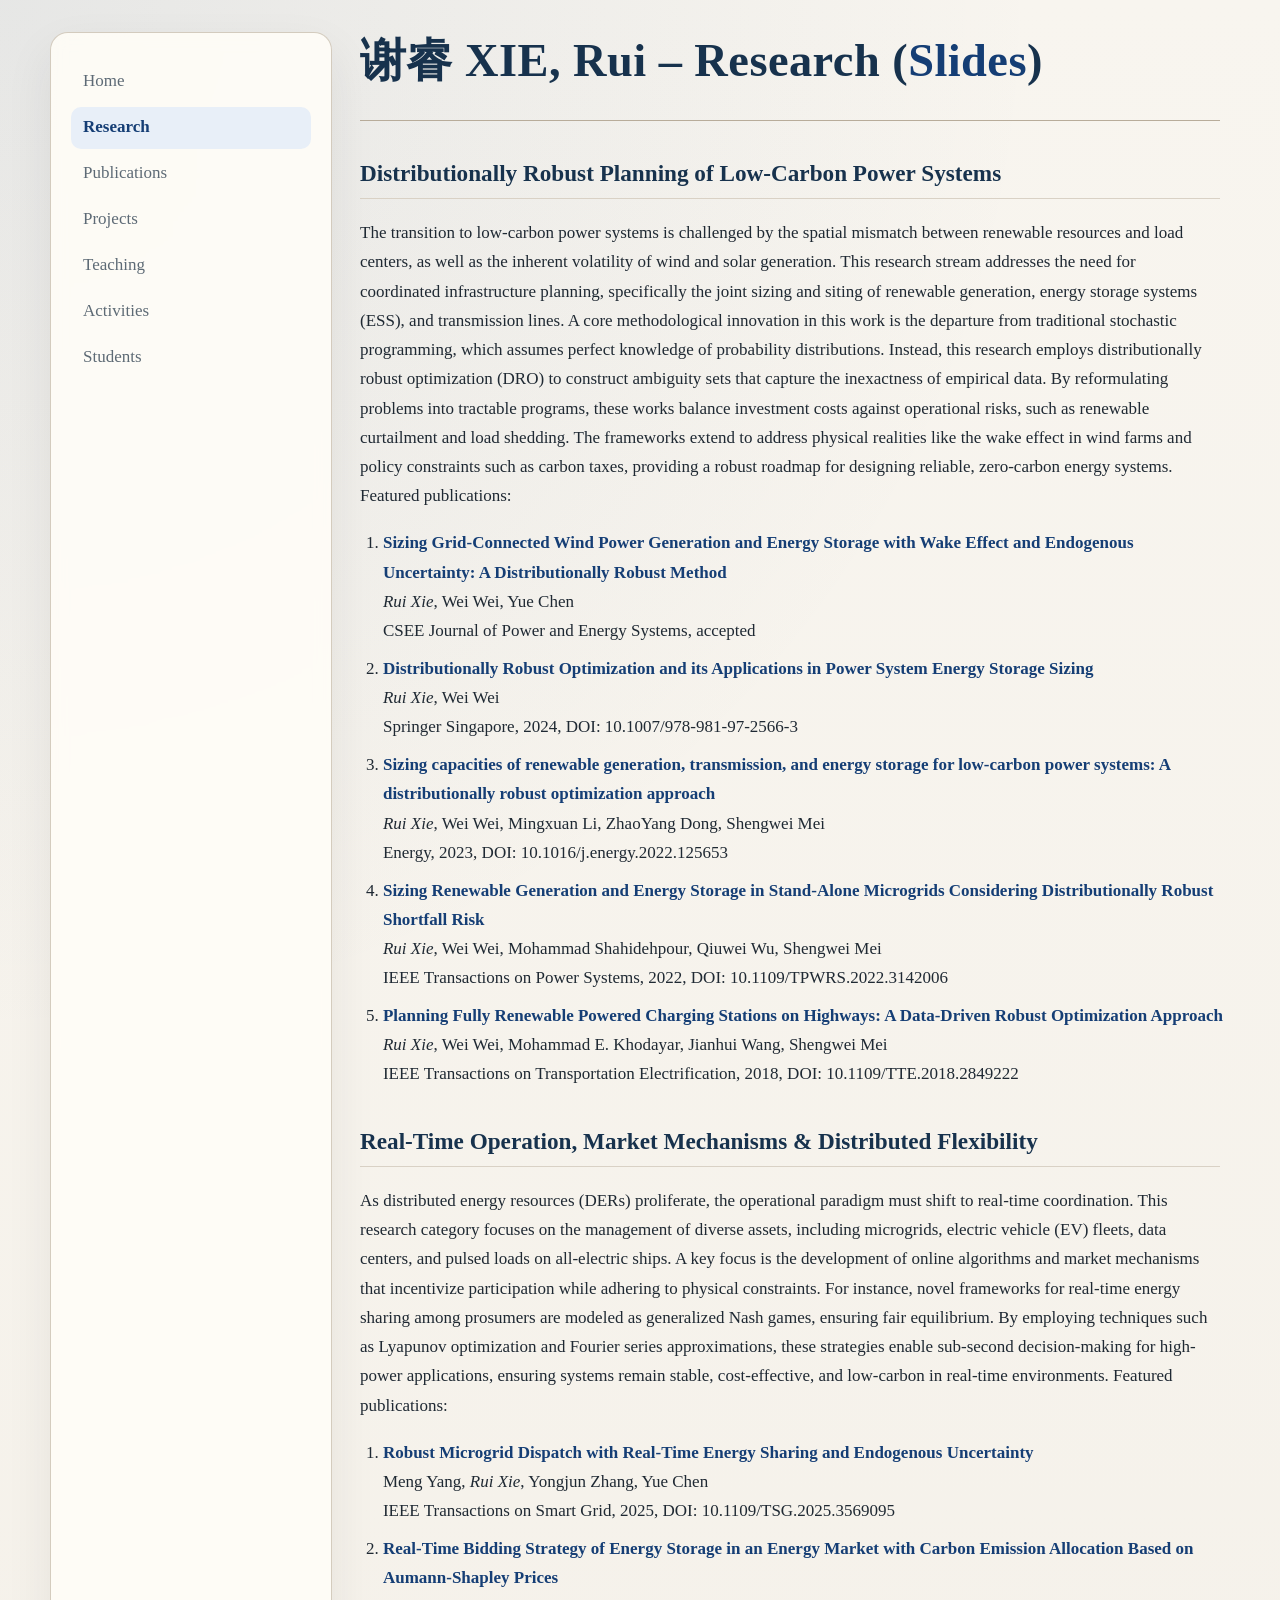
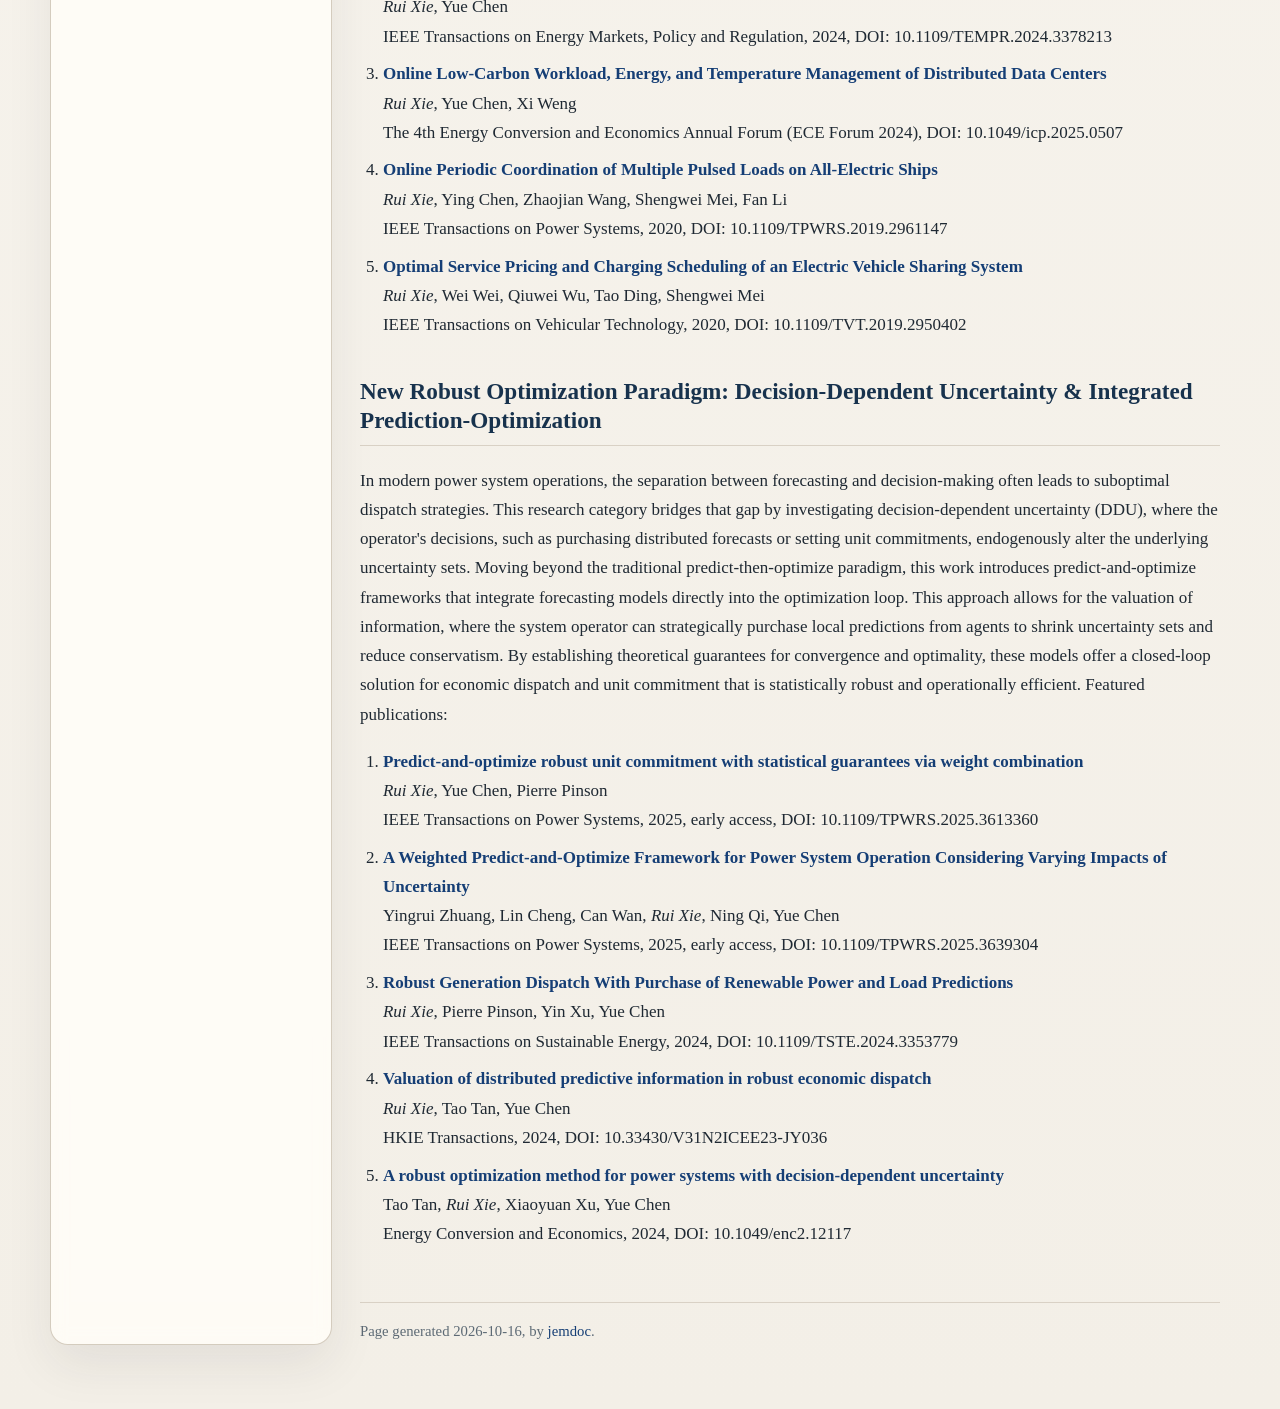
<file: research.html>
<!DOCTYPE html PUBLIC "-//W3C//DTD XHTML 1.1//EN"
  "http://www.w3.org/TR/xhtml11/DTD/xhtml11.dtd">
<html xmlns="http://www.w3.org/1999/xhtml" xml:lang="en">
<head>
<meta name="generator" content="jemdoc, see http://jemdoc.jaboc.net/" />
<meta http-equiv="Content-Type" content="text/html;charset=utf-8" />
<meta name="viewport" content="width=device-width, initial-scale=1" />
<link rel="stylesheet" href="jemdoc.css" type="text/css" />
<title>谢睿 XIE, Rui &ndash; Research (<a href="file\slides_research.pdf">Slides</a>)</title>
</head>
<body>
<table summary="Table for page layout." id="tlayout">
<tr valign="top">
<td id="layout-menu">
<div class="menu-item"><a href="index.html">Home</a></div>
<div class="menu-item"><a href="research.html" class="current">Research</a></div>
<div class="menu-item"><a href="publications.html">Publications</a></div>
<div class="menu-item"><a href="projects.html">Projects</a></div>
<div class="menu-item"><a href="teaching.html">Teaching</a></div>
<div class="menu-item"><a href="activities.html">Activities</a></div>
<div class="menu-item"><a href="students.html">Students</a></div>
</td>
<td id="layout-content">
<div id="toptitle">
<h1>谢睿 XIE, Rui &ndash; Research (<a href="file\slides_research.pdf">Slides</a>)</h1>
<div id="subtitle"></div>
</div>
<h2>Distributionally Robust Planning of Low-Carbon Power Systems</h2>
<p>
The transition to low-carbon power systems is challenged by the spatial mismatch between renewable resources and load centers, as well as the inherent volatility of wind and solar generation. This research stream addresses the need for coordinated infrastructure planning, specifically the joint sizing and siting of renewable generation, energy storage systems (ESS), and transmission lines. A core methodological innovation in this work is the departure from traditional stochastic programming, which assumes perfect knowledge of probability distributions. Instead, this research employs distributionally robust optimization (DRO) to construct ambiguity sets that capture the inexactness of empirical data. By reformulating problems into tractable programs, these works balance investment costs against operational risks, such as renewable curtailment and load shedding. The frameworks extend to address physical realities like the wake effect in wind farms and policy constraints such as carbon taxes, providing a robust roadmap for designing reliable, zero-carbon energy systems.

Featured publications:</p>
<ol>
<li><p><a href="https://arxiv.org/abs/2212.14665"><b>Sizing Grid-Connected Wind Power Generation and Energy Storage with Wake Effect and Endogenous Uncertainty: A Distributionally Robust Method</b></a><br />
<i>Rui Xie</i>, Wei Wei, Yue Chen<br />
CSEE Journal of Power and Energy Systems, accepted<br /></p>
</li>
<li><p><a href="https://link.springer.com/book/10.1007/978-981-97-2566-3"><b>Distributionally Robust Optimization and its Applications in Power System Energy Storage Sizing</b></a><br /> 
<i>Rui Xie</i>, Wei Wei<br /> 
Springer Singapore, 2024, DOI: 10.1007/978-981-97-2566-3<br /></p>
</li>
<li><p><a href="https://www.sciencedirect.com/science/article/pii/S0360544222025397"><b>Sizing capacities of renewable generation, transmission, and energy storage for low-carbon power systems: A distributionally robust optimization approach</b></a><br />
<i>Rui Xie</i>, Wei Wei, Mingxuan Li, ZhaoYang Dong, Shengwei Mei<br />
Energy, 2023, DOI: 10.1016/j.energy.2022.125653<br /></p>
</li>
<li><p><a href="https://ieeexplore.ieee.org/document/9681196"><b>Sizing Renewable Generation and Energy Storage in Stand-Alone Microgrids Considering Distributionally Robust Shortfall Risk</b></a><br />
<i>Rui Xie</i>, Wei Wei, Mohammad Shahidehpour, Qiuwei Wu, Shengwei Mei<br />
IEEE Transactions on Power Systems, 2022, DOI: 10.1109/TPWRS.2022.3142006<br /></p>
</li>
<li><p><a href="https://ieeexplore.ieee.org/document/8390898"><b>Planning Fully Renewable Powered Charging Stations on Highways: A Data-Driven Robust Optimization Approach</b></a><br />
<i>Rui Xie</i>, Wei Wei, Mohammad E. Khodayar, Jianhui Wang, Shengwei Mei<br />
IEEE Transactions on Transportation Electrification, 2018, DOI: 10.1109/TTE.2018.2849222<br />
</p>
</li>
</ol>
<h2>Real-Time Operation, Market Mechanisms &amp; Distributed Flexibility</h2>
<p>
As distributed energy resources (DERs) proliferate, the operational paradigm must shift to real-time coordination. This research category focuses on the management of diverse assets, including microgrids, electric vehicle (EV) fleets, data centers, and pulsed loads on all-electric ships. A key focus is the development of online algorithms and market mechanisms that incentivize participation while adhering to physical constraints. For instance, novel frameworks for real-time energy sharing among prosumers are modeled as generalized Nash games, ensuring fair equilibrium. By employing techniques such as Lyapunov optimization and Fourier series approximations, these strategies enable sub-second decision-making for high-power applications, ensuring systems remain stable, cost-effective, and low-carbon in real-time environments.

Featured publications:</p>
<ol>
<li><p><a href="https://ieeexplore.ieee.org/document/10999049"><b>Robust Microgrid Dispatch with Real-Time Energy Sharing and Endogenous Uncertainty</b></a><br />
Meng Yang, <i>Rui Xie</i>, Yongjun Zhang, Yue Chen<br /> 
IEEE Transactions on Smart Grid, 2025, DOI: 10.1109/TSG.2025.3569095<br /></p>
</li>
<li><p><a href="https://ieeexplore.ieee.org/document/10474177"><b>Real-Time Bidding Strategy of Energy Storage in an Energy Market with Carbon Emission Allocation Based on Aumann-Shapley Prices</b></a><br />
<i>Rui Xie</i>, Yue Chen<br />
IEEE Transactions on Energy Markets, Policy and Regulation, 2024, DOI: 10.1109/TEMPR.2024.3378213<br /></p>
</li>
<li><p><a href="https://digital-library.theiet.org/doi/10.1049/icp.2025.0507"><b>Online Low-Carbon Workload, Energy, and Temperature Management of Distributed Data Centers</b></a><br /> 
<i>Rui Xie</i>, Yue Chen, Xi Weng<br /> 
The 4th Energy Conversion and Economics Annual Forum (ECE Forum 2024), DOI: 10.1049/icp.2025.0507<br /></p>
</li>
<li><p><a href="https://ieeexplore.ieee.org/document/8937733"><b>Online Periodic Coordination of Multiple Pulsed Loads on All-Electric Ships</b></a><br />
<i>Rui Xie</i>, Ying Chen, Zhaojian Wang, Shengwei Mei, Fan Li<br />
IEEE Transactions on Power Systems, 2020, DOI: 10.1109/TPWRS.2019.2961147<br /></p>
</li>
<li><p><a href="https://ieeexplore.ieee.org/document/8887240"><b>Optimal Service Pricing and Charging Scheduling of an Electric Vehicle Sharing System</b></a><br />
<i>Rui Xie</i>, Wei Wei, Qiuwei Wu, Tao Ding, Shengwei Mei<br />
IEEE Transactions on Vehicular Technology, 2020, DOI: 10.1109/TVT.2019.2950402<br />
</p>
</li>
</ol>
<h2>New Robust Optimization Paradigm: Decision-Dependent Uncertainty &amp; Integrated Prediction-Optimization</h2>
<p>
In modern power system operations, the separation between forecasting and decision-making often leads to suboptimal dispatch strategies. This research category bridges that gap by investigating decision-dependent uncertainty (DDU), where the operator's decisions, such as purchasing distributed forecasts or setting unit commitments, endogenously alter the underlying uncertainty sets. Moving beyond the traditional predict-then-optimize paradigm, this work introduces predict-and-optimize frameworks that integrate forecasting models directly into the optimization loop. This approach allows for the valuation of information, where the system operator can strategically purchase local predictions from agents to shrink uncertainty sets and reduce conservatism. By establishing theoretical guarantees for convergence and optimality, these models offer a closed-loop solution for economic dispatch and unit commitment that is statistically robust and operationally efficient.

Featured publications:</p>
<ol>
<li><p><a href="https://ieeexplore.ieee.org/document/11176839"><b>Predict-and-optimize robust unit commitment with statistical guarantees via weight combination</b></a><br /> 
<i>Rui Xie</i>, Yue Chen, Pierre Pinson<br /> 
IEEE Transactions on Power Systems, 2025, early access, DOI: 10.1109/TPWRS.2025.3613360<br /></p>
</li>
<li><p><a href="https://ieeexplore.ieee.org/document/11273086"><b>A Weighted Predict-and-Optimize Framework for Power System Operation Considering Varying Impacts of Uncertainty</b></a><br /> 
Yingrui Zhuang, Lin Cheng, Can Wan, <i>Rui Xie</i>, Ning Qi, Yue Chen<br /> 
IEEE Transactions on Power Systems, 2025, early access, DOI: 10.1109/TPWRS.2025.3639304<br /></p>
</li>
<li><p><a href="https://ieeexplore.ieee.org/document/10399845"><b>Robust Generation Dispatch With Purchase of Renewable Power and Load Predictions</b></a><br />
<i>Rui Xie</i>, Pierre Pinson, Yin Xu, Yue Chen<br />
IEEE Transactions on Sustainable Energy, 2024, DOI: 10.1109/TSTE.2024.3353779<br /></p>
</li>
<li><p><a href="https://www.hkie.org.hk/hkietransactions/article_detail.php?id=955"><b>Valuation of distributed predictive information in robust economic dispatch</b></a><br /> 
<i>Rui Xie</i>, Tao Tan, Yue Chen<br /> 
HKIE Transactions, 2024, DOI: 10.33430/V31N2ICEE23-JY036<br /></p>
</li>
<li><p><a href="https://ietresearch.onlinelibrary.wiley.com/doi/full/10.1049/enc2.12117"><b>A robust optimization method for power systems with decision-dependent uncertainty</b></a><br />
Tao Tan, <i>Rui Xie</i>, Xiaoyuan Xu, Yue Chen<br />
Energy Conversion and Economics, 2024, DOI: 10.1049/enc2.12117<br /></p>
</li>
</ol>
<div id="footer">
<div id="footer-text">
Page generated 2026-10-16, by <a href="http://jemdoc.jaboc.net/">jemdoc</a>.
</div>
</div>
</td>
</tr>
</table>
</body>
</html>
</file>
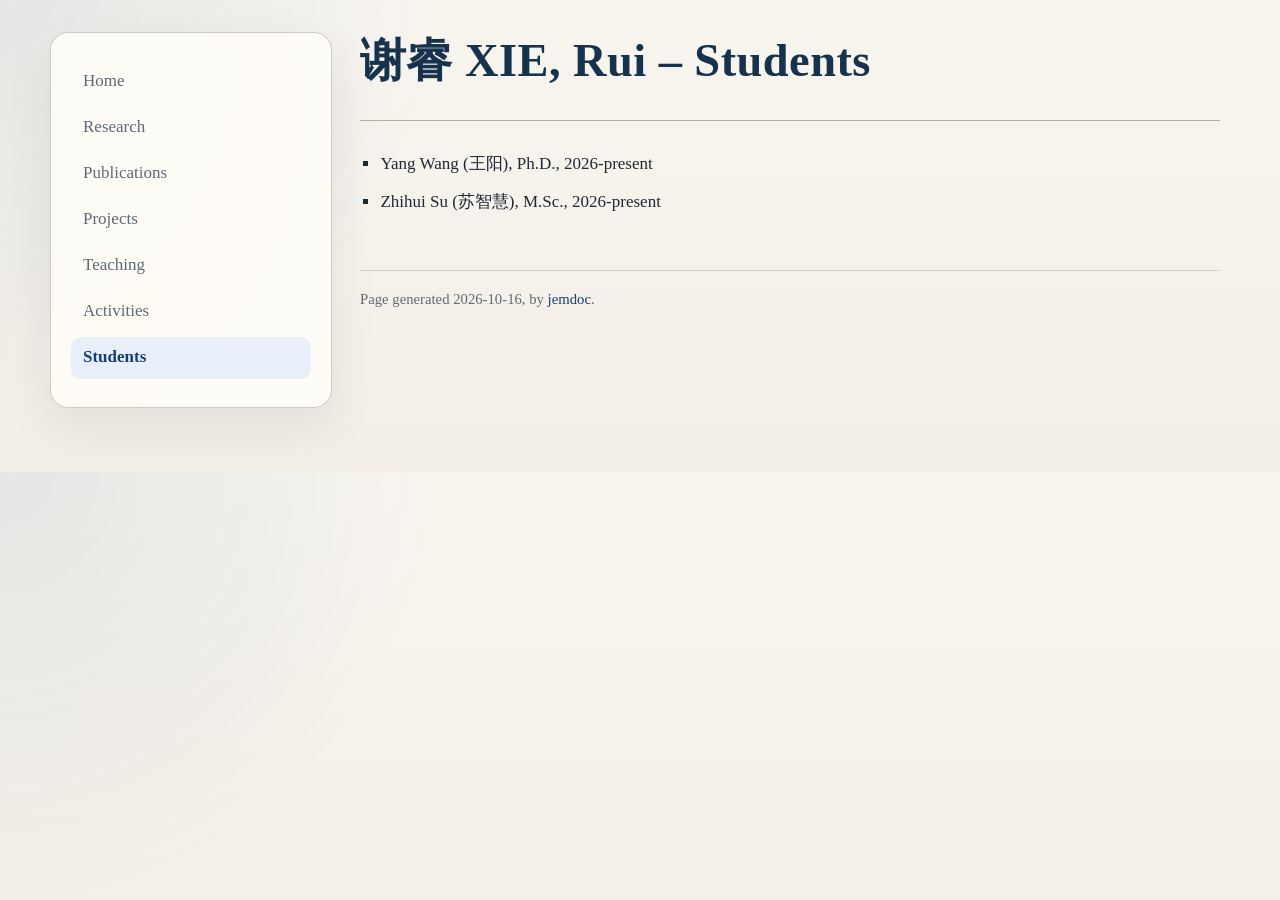
<file: students.html>
<!DOCTYPE html PUBLIC "-//W3C//DTD XHTML 1.1//EN"
  "http://www.w3.org/TR/xhtml11/DTD/xhtml11.dtd">
<html xmlns="http://www.w3.org/1999/xhtml" xml:lang="en">
<head>
<meta name="generator" content="jemdoc, see http://jemdoc.jaboc.net/" />
<meta http-equiv="Content-Type" content="text/html;charset=utf-8" />
<meta name="viewport" content="width=device-width, initial-scale=1" />
<link rel="stylesheet" href="jemdoc.css" type="text/css" />
<title>谢睿 XIE, Rui &ndash; Students</title>
</head>
<body>
<table summary="Table for page layout." id="tlayout">
<tr valign="top">
<td id="layout-menu">
<div class="menu-item"><a href="index.html">Home</a></div>
<div class="menu-item"><a href="research.html">Research</a></div>
<div class="menu-item"><a href="publications.html">Publications</a></div>
<div class="menu-item"><a href="projects.html">Projects</a></div>
<div class="menu-item"><a href="teaching.html">Teaching</a></div>
<div class="menu-item"><a href="activities.html">Activities</a></div>
<div class="menu-item"><a href="students.html" class="current">Students</a></div>
</td>
<td id="layout-content">
<div id="toptitle">
<h1>谢睿 XIE, Rui &ndash; Students</h1>
<div id="subtitle"></div>
</div>
<ul>
<li><p>Yang Wang (王阳), Ph.D., 2026-present</p>
</li>
<li><p>Zhihui Su (苏智慧), M.Sc., 2026-present</p>
</li>
</ul>
<div id="footer">
<div id="footer-text">
Page generated 2026-10-16, by <a href="http://jemdoc.jaboc.net/">jemdoc</a>.
</div>
</div>
</td>
</tr>
</table>
</body>
</html>
</file>
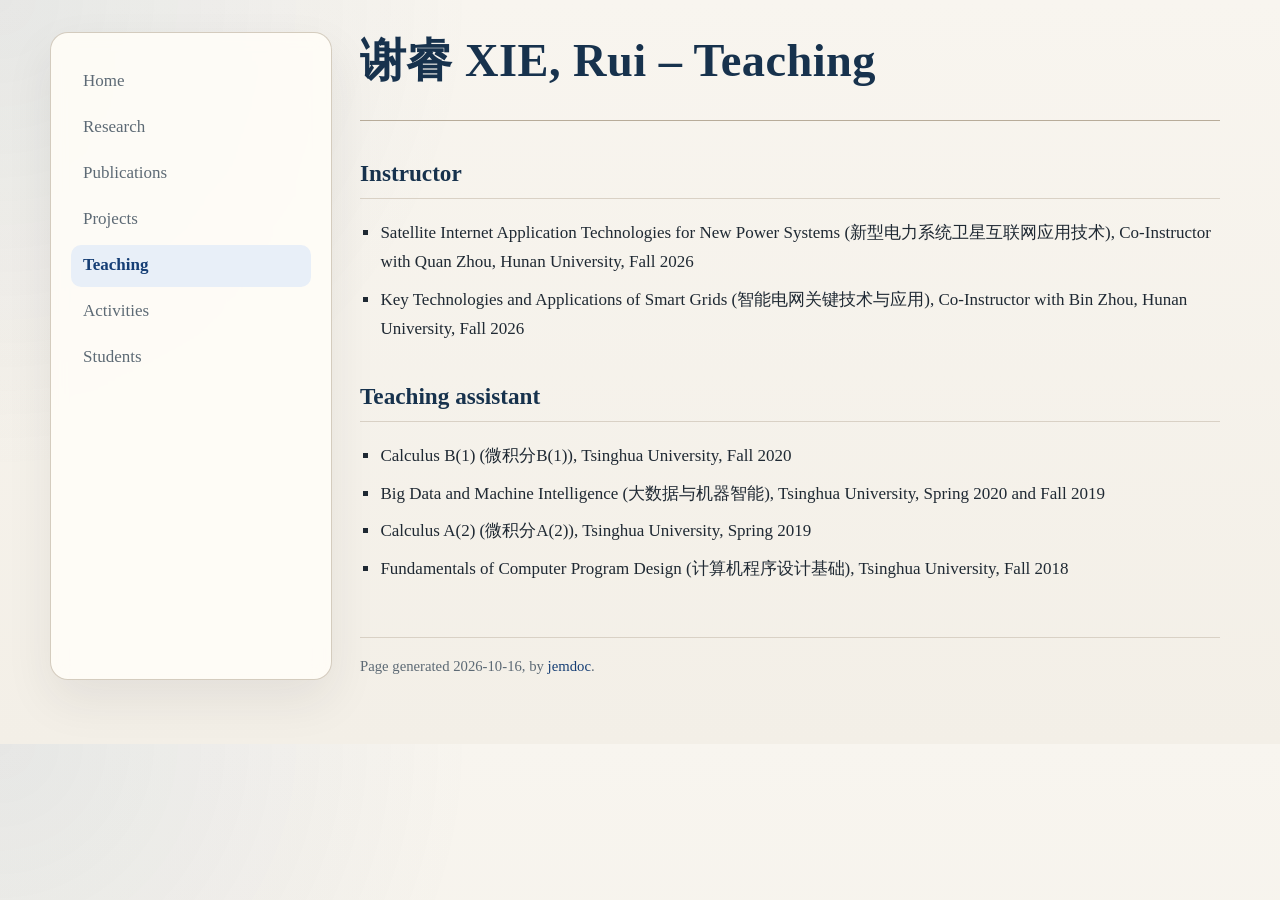
<file: teaching.html>
<!DOCTYPE html PUBLIC "-//W3C//DTD XHTML 1.1//EN"
  "http://www.w3.org/TR/xhtml11/DTD/xhtml11.dtd">
<html xmlns="http://www.w3.org/1999/xhtml" xml:lang="en">
<head>
<meta name="generator" content="jemdoc, see http://jemdoc.jaboc.net/" />
<meta http-equiv="Content-Type" content="text/html;charset=utf-8" />
<meta name="viewport" content="width=device-width, initial-scale=1" />
<link rel="stylesheet" href="jemdoc.css" type="text/css" />
<title>谢睿 XIE, Rui &ndash; Teaching</title>
</head>
<body>
<table summary="Table for page layout." id="tlayout">
<tr valign="top">
<td id="layout-menu">
<div class="menu-item"><a href="index.html">Home</a></div>
<div class="menu-item"><a href="research.html">Research</a></div>
<div class="menu-item"><a href="publications.html">Publications</a></div>
<div class="menu-item"><a href="projects.html">Projects</a></div>
<div class="menu-item"><a href="teaching.html" class="current">Teaching</a></div>
<div class="menu-item"><a href="activities.html">Activities</a></div>
<div class="menu-item"><a href="students.html">Students</a></div>
</td>
<td id="layout-content">
<div id="toptitle">
<h1>谢睿 XIE, Rui &ndash; Teaching</h1>
<div id="subtitle"></div>
</div>
<h2>Instructor</h2>
<ul>
<li><p>Satellite Internet Application Technologies for New Power Systems (新型电力系统卫星互联网应用技术), Co-Instructor with Quan Zhou, Hunan University, Fall 2026</p>
</li>
<li><p>Key Technologies and Applications of Smart Grids (智能电网关键技术与应用), Co-Instructor with Bin Zhou, Hunan University, Fall 2026
</p>
</li>
</ul>
<h2>Teaching assistant</h2>
<ul>
<li><p>Calculus B(1) (微积分B(1)), Tsinghua University, Fall 2020</p>
</li>
<li><p>Big Data and Machine Intelligence (大数据与机器智能), Tsinghua University, Spring 2020 and Fall 2019</p>
</li>
<li><p>Calculus A(2) (微积分A(2)), Tsinghua University, Spring 2019</p>
</li>
<li><p>Fundamentals of Computer Program Design (计算机程序设计基础), Tsinghua University, Fall 2018</p>
</li>
</ul>
<div id="footer">
<div id="footer-text">
Page generated 2026-10-16, by <a href="http://jemdoc.jaboc.net/">jemdoc</a>.
</div>
</div>
</td>
</tr>
</table>
</body>
</html>
</file>
<file: jemdoc.css>
/* Academic-style theme for jemdoc-generated pages. */

:root {
  --paper: #f6f3ed;
  --surface: #fffdf8;
  --surface-strong: #ffffff;
  --ink: #1f2933;
  --muted: #5d6a75;
  --line: #d9d1c5;
  --line-strong: #b8ac9a;
  --accent: #153e75;
  --accent-soft: #e8eff8;
  --accent-warm: #8a5a2b;
  --shadow: 0 20px 48px rgba(35, 42, 52, 0.08);
}

html {
  scroll-behavior: smooth;
}

body {
  margin: 0;
  padding: 32px 24px 64px;
  color: var(--ink);
  background:
    radial-gradient(circle at top left, rgba(21, 62, 117, 0.08), transparent 32%),
    linear-gradient(180deg, #f8f5ef 0%, #f3efe7 100%);
  font-family: "Palatino Linotype", "Book Antiqua", Palatino, Georgia, serif;
  font-size: 17px;
  line-height: 1.72;
}

table#tlayout {
  width: min(1180px, 100%);
  margin: 0 auto;
  border: none;
  border-collapse: separate;
  border-spacing: 0;
  background: transparent;
}

#layout-menu,
#layout-content {
  vertical-align: top;
}

#layout-menu {
  width: 240px;
  padding: 24px 20px;
  background: rgba(255, 253, 248, 0.88);
  border: 1px solid rgba(184, 172, 154, 0.6);
  border-radius: 18px;
  box-shadow: var(--shadow);
  backdrop-filter: blur(8px);
}

#layout-content {
  padding: 0 0 0 28px;
  border: none;
  background: transparent;
}

#layout-content > *:first-child {
  margin-top: 0;
}

#layout-content > p,
#layout-content > ul,
#layout-content > ol,
#layout-content > dl,
#layout-content > div,
#layout-content > table,
#layout-content > h1,
#layout-content > h2,
#layout-content > h3 {
  max-width: 860px;
}

#layout-menu a {
  display: block;
  margin: 0;
  padding: 9px 12px;
  border-radius: 10px;
  line-height: 1.35;
}

#layout-menu a:link,
#layout-menu a:visited {
  color: var(--muted);
  text-decoration: none;
  transition: background-color 0.18s ease, color 0.18s ease, transform 0.18s ease;
}

#layout-menu a:hover {
  color: var(--accent);
  background: var(--accent-soft);
  transform: translateX(2px);
}

#layout-menu a.current:link,
#layout-menu a.current:visited {
  color: var(--accent);
  background: var(--accent-soft);
  font-weight: 700;
}

div.menu-category {
  margin: 18px 0 10px;
  padding: 0 0 8px;
  border-bottom: 1px solid var(--line);
  color: var(--accent);
  font-size: 0.9rem;
  font-weight: 700;
  letter-spacing: 0.08em;
  text-transform: uppercase;
}

div.menu-item {
  margin: 4px 0;
  padding: 0;
  text-indent: 0;
}

a,
a > tt {
  color: var(--accent);
  text-decoration: none;
  border-bottom: 1px solid transparent;
  transition: border-color 0.18s ease, color 0.18s ease;
}

a:hover {
  border-bottom-color: rgba(21, 62, 117, 0.35);
}

div#toptitle {
  margin: 0 0 28px;
  padding: 0 0 20px;
  border-bottom: 1px solid var(--line-strong);
}

div#toptitle h1,
#layout-content div#toptitle h1 {
  margin: 0;
  padding: 0;
  border: none;
}

div#subtitle {
  margin-top: 10px;
  color: var(--muted);
  font-size: 1rem;
}

h1,
h2,
h3 {
  color: #17324d;
  line-height: 1.25;
}

h1 {
  font-size: clamp(2.1rem, 4vw, 2.9rem);
  font-weight: 700;
  letter-spacing: 0.01em;
}

h2,
h3 {
  max-width: 860px;
  margin-top: 38px;
}

h2 {
  padding-bottom: 10px;
  border-bottom: 1px solid var(--line);
  font-size: 1.45rem;
}

h3 {
  margin-top: 28px;
  font-size: 1.08rem;
  letter-spacing: 0.04em;
  text-transform: uppercase;
  color: var(--accent-warm);
}

p {
  margin: 0 0 1.05em;
}

em {
  font-style: italic;
}

strong {
  font-weight: 700;
}

ul,
ol,
dl {
  margin: 0.3em 0 1.2em;
  padding-top: 0;
}

ul {
  padding-left: 1.2em;
  list-style-type: square;
}

ol {
  padding-left: 1.35em;
}

li {
  margin-bottom: 0.5em;
}

li p,
dd p {
  margin-bottom: 0.35em;
}

ol ol {
  list-style-type: lower-alpha;
}

ol ol ol {
  list-style-type: lower-roman;
}

dt {
  margin-top: 0.65em;
  color: #132b44;
  font-weight: 700;
}

dd {
  margin-left: 1.2em;
  color: var(--ink);
}

pre,
tt {
  font-family: "Cascadia Code", "SFMono-Regular", Consolas, "Liberation Mono", monospace;
  font-size: 0.9em;
}

tt {
  padding: 0.12em 0.32em;
  border-radius: 4px;
  background: #f1eee8;
}

pre {
  margin: 0;
  white-space: pre-wrap;
}

p + div.codeblock {
  margin-top: -0.2em;
}

div.codeblock,
div.infoblock {
  margin: 1.4em 0 1.6em;
}

div.blocktitle {
  margin: 0 0 0.45em;
  color: var(--accent-warm);
  font-size: 0.92rem;
  font-weight: 700;
  letter-spacing: 0.05em;
  text-transform: uppercase;
}

div.blockcontent {
  border: 1px solid var(--line);
  border-radius: 14px;
  padding: 1em 1.1em;
  box-shadow: 0 10px 26px rgba(33, 40, 48, 0.05);
}

div.infoblock > div.blockcontent {
  background: #fcfaf5;
}

div.codeblock > div.blockcontent {
  background: #f6f8fb;
}

div.infoblock p + p {
  margin-top: 0.7em;
}

div#footer {
  max-width: 860px;
  margin-top: 54px;
  padding-top: 16px;
  border-top: 1px solid var(--line);
  color: var(--muted);
  font-size: 0.92rem;
}

div#footer a {
  color: var(--accent);
}

div#footer-text {
  float: none;
  padding-bottom: 0;
}

table {
  width: auto;
  margin: 1.1em 0 1.4em;
  border: 1px solid var(--line-strong);
  border-collapse: collapse;
  background: var(--surface-strong);
}

td {
  padding: 0.65em 0.9em;
  text-align: left;
  border: 1px solid var(--line);
}

tr.heading {
  font-weight: 700;
  background: #f3efe8;
}

table + table {
  margin-top: 1.2em;
}

img {
  border: none;
  max-width: 100%;
  height: auto;
}

table.imgtable,
table.imgtable td {
  border: none;
  background: transparent;
}

table.imgtable {
  width: min(860px, 100%);
  margin: 0 0 30px;
}

table.imgtable td {
  padding: 0;
  vertical-align: top;
}

table.imgtable td:first-child {
  width: 148px;
  padding-right: 20px;
}

table.imgtable img {
  width: 128px;
  border-radius: 14px;
  box-shadow: 0 16px 32px rgba(18, 34, 54, 0.16);
}

span.pycommand {
  color: #173b78;
}

span.statement {
  color: #1f6a40;
}

span.builtin {
  color: #244f8f;
}

span.special {
  color: #91501c;
}

span.operator {
  color: #7f2f23;
}

span.error {
  color: #a12626;
}

span.comment,
span.comment > *,
span.string,
span.string > * {
  color: #6a7077;
}

#fwtitle {
  margin: 0 0 10px;
}

#fwtitle #toptitle {
  padding-left: 0;
  margin-bottom: 0.5em;
}

#layout-content h1:first-child,
#layout-content h2:first-child,
#layout-content h3:first-child {
  margin-top: 0;
}

@media (max-width: 900px) {
  body {
    padding: 18px 14px 40px;
  }

  table#tlayout,
  table#tlayout > tbody,
  table#tlayout > tbody > tr,
  #layout-menu,
  #layout-content {
    display: block;
    width: 100%;
  }

  #layout-menu {
    margin-bottom: 18px;
    padding: 16px;
  }

  #layout-content {
    padding: 0;
  }

  table.imgtable,
  table.imgtable > tbody,
  table.imgtable > tbody > tr,
  table.imgtable td {
    display: block;
    width: 100%;
  }

  table.imgtable td:first-child {
    width: 100%;
    padding: 0 0 16px;
  }

  table.imgtable img {
    width: min(180px, 42vw);
  }
}

@media print {
  body {
    background: white;
    padding: 0;
    font-size: 12pt;
  }

  #layout-menu {
    display: none;
  }

  #layout-content {
    padding: 0;
  }

  a {
    color: inherit;
    border-bottom: none;
  }
}
</file>
